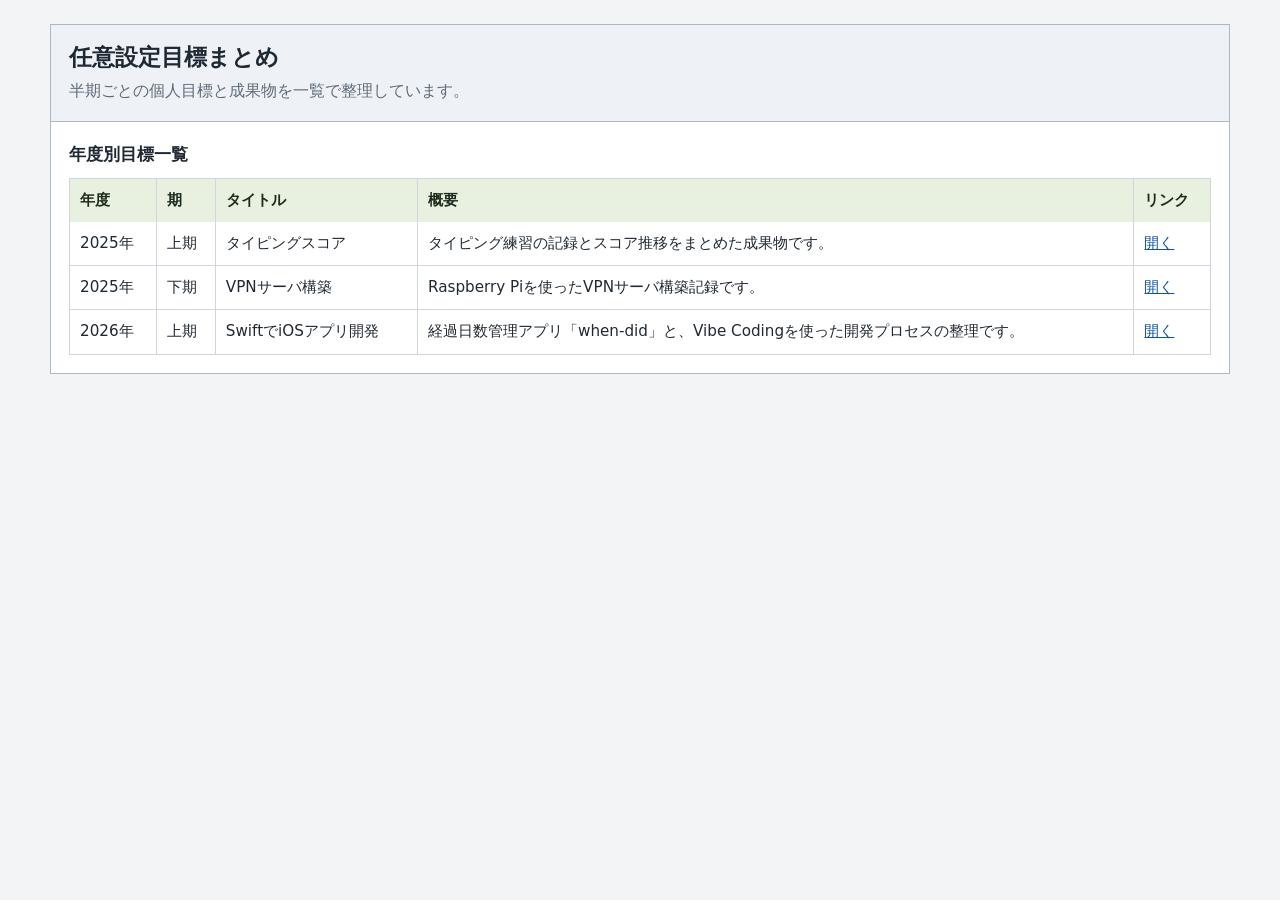
<file: index.html>
<!DOCTYPE html><html lang="ja"><head>
        <meta charset="UTF-8">
        <meta name="viewport" content="width=device-width, initial-scale=1.0">
        <title>加藤の任意設定目標まとめ</title>
        <link rel="stylesheet" href="./assets/style.css">
    </head>

    <body>
        <main class="page">
            <div class="sheet">
                <header class="sheet-header">
                    <h1>任意設定目標まとめ</h1>
                    <p>半期ごとの個人目標と成果物を一覧で整理しています。</p>
                </header>

                <section class="sheet-section" aria-labelledby="goal-list">
                    <h2 id="goal-list">年度別目標一覧</h2>
                    <div class="table-wrap">
                        <table class="sheet-table">
                            <thead>
                                <tr>
                                    <th>年度</th>
                                    <th>期</th>
                                    <th>タイトル</th>
                                    <th>概要</th>
                                    <th>リンク</th>
                                </tr>
                            </thead>
                            <tbody>
                                <tr>
                                    <td>2025年</td>
                                    <td>上期</td>
                                    <td>タイピングスコア</td>
                                    <td>タイピング練習の記録とスコア推移をまとめた成果物です。</td>
                                    <td class="link-cell">
                                        <a href="./2025-h1-typing/index.html" target="_blank" rel="noopener noreferrer">開く</a>
                                    </td>
                                </tr>
                                <tr>
                                    <td>2025年</td>
                                    <td>下期</td>
                                    <td>VPNサーバ構築</td>
                                    <td>Raspberry Piを使ったVPNサーバ構築記録です。</td>
                                    <td class="link-cell">
                                        <a href="./2025-h2-vpn/index.html" target="_blank" rel="noopener noreferrer">開く</a>
                                    </td>
                                </tr>
                                <tr>
                                    <td>2026年</td>
                                    <td>上期</td>
                                    <td>SwiftでiOSアプリ開発</td>
                                    <td>経過日数管理アプリ「when-did」と、Vibe Codingを使った開発プロセスの整理です。</td>
                                    <td class="link-cell">
                                        <a href="./2026-h1/index.html" target="_blank" rel="noopener noreferrer">開く</a>
                                    </td>
                                </tr>
                            </tbody>
                        </table>
                    </div>
                </section>
            </div>
        </main>
    

</body></html>
</file>
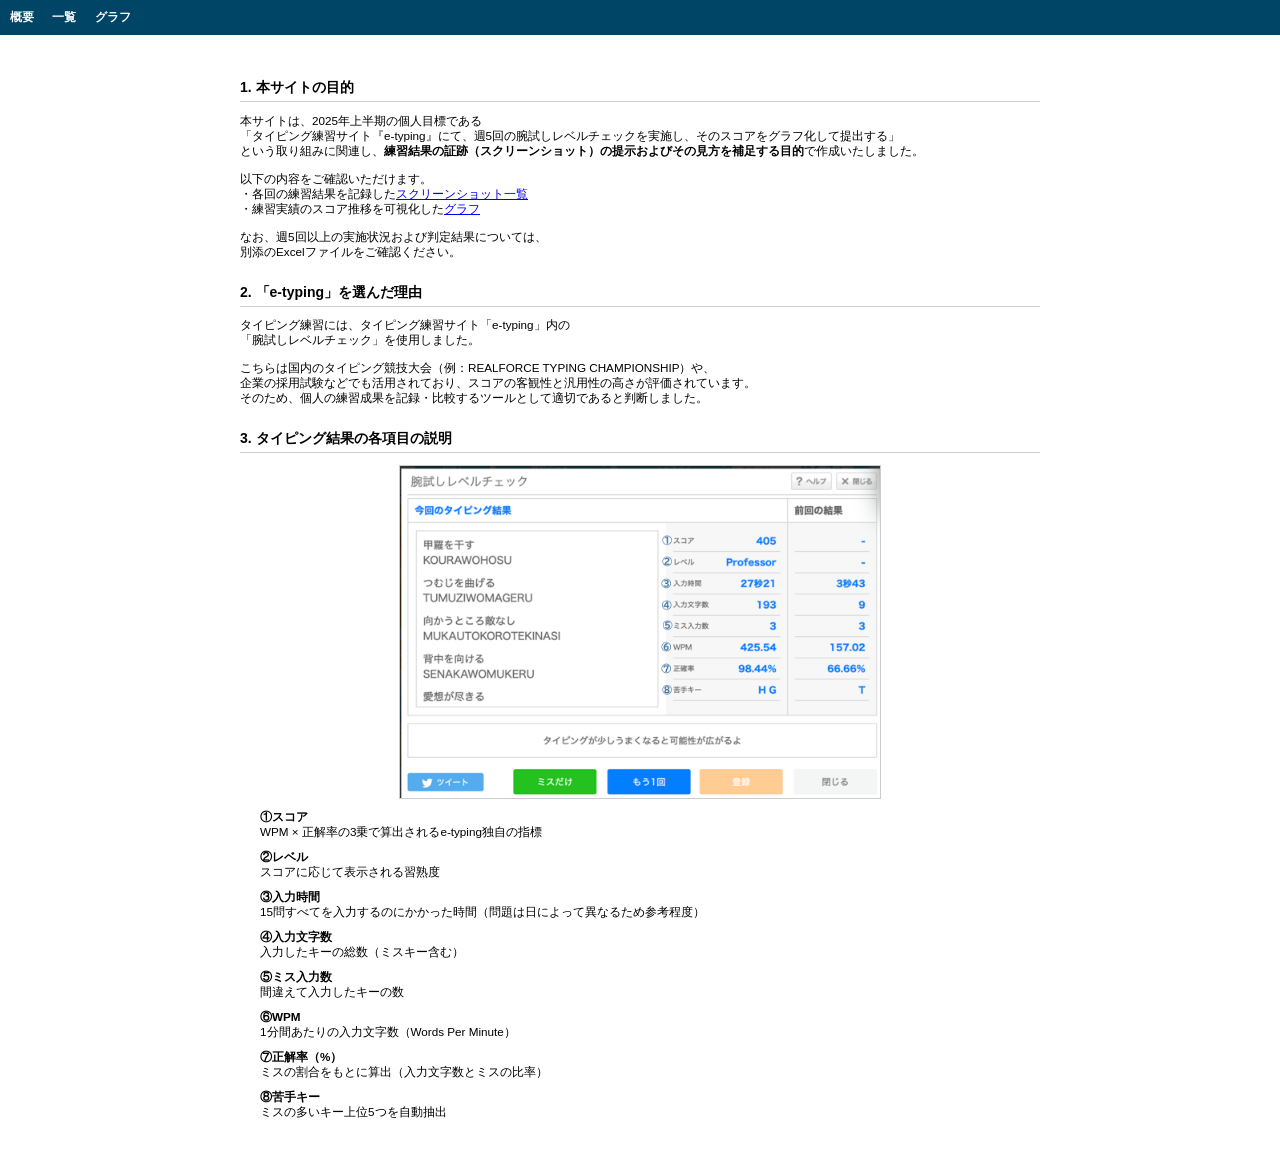
<file: 2025-h1-typing/index.html>
<!DOCTYPE html>
<html lang="ja">
<head>
  <meta charset="UTF-8">
  <title>概要</title>
  <style>
    body {
      font-family: sans-serif;
      margin: 0;
      padding: 0;
      font-size: 11.7px;
    }
    nav {
      background-color: #004466;
      padding: 10px;
      color: white;
    }
    nav a {
      color: white;
      text-decoration: none;
      margin-right: 15px;
      font-weight: bold;
      font-size: 11.7px;
    }
	.container {
	  padding: 20px;
	  max-width: 800px;        /* 最大幅を設定 */
	  margin: 0 auto;          /* 中央寄せ */
	}
    h2 {
      border-bottom: 1px solid #ccc;
      padding-bottom: 4px;
      margin-top: 24px;
      font-size: 14px;
    }
    p {
      margin: 8px 0 12px 0;
    }
    dl {
      margin-left: 20px;
    }
    dt {
      font-weight: bold;
      margin-top: 10px;
    }
    dd {
      margin-left: 0;
      margin-bottom: 8px;
    }
    img.sample {
      display: block;
      margin: 10px auto;
      width: 60%;
      border: 1px solid #ccc;
    }
  </style>
</head>
<body>

<nav>
  <a href="index.html">概要</a>
  <a href="data.html">一覧</a>
  <a href="graph.html">グラフ</a>

</nav>

<div class="container">
	<h2>1. 本サイトの目的</h2>
	<p>
	  本サイトは、2025年上半期の個人目標である<br>
	  「タイピング練習サイト『e-typing』にて、週5回の腕試しレベルチェックを実施し、そのスコアをグラフ化して提出する」<br>
	  という取り組みに関連し、<strong>練習結果の証跡（スクリーンショット）の提示およびその見方を補足する目的</strong>で作成いたしました。<br><br>

	  以下の内容をご確認いただけます。<br>
	  ・各回の練習結果を記録した<a href="data.html">スクリーンショット一覧</a><br>
	  ・練習実績のスコア推移を可視化した<a href="graph.html">グラフ</a><br><br>


	  なお、週5回以上の実施状況および判定結果については、<br>
	  別添のExcelファイルをご確認ください。
	</p>

	<h2>2. 「e-typing」を選んだ理由</h2>
	<p>
	  タイピング練習には、タイピング練習サイト「e-typing」内の<br>
	  「腕試しレベルチェック」を使用しました。<br><br>

	  こちらは国内のタイピング競技大会（例：REALFORCE TYPING CHAMPIONSHIP）や、<br>
	  企業の採用試験などでも活用されており、スコアの客観性と汎用性の高さが評価されています。<br>
	  そのため、個人の練習成果を記録・比較するツールとして適切であると判断しました。
	</p>


  <h2>3. タイピング結果の各項目の説明</h2>
  <img src="images/sample.png" alt="証跡画像の例" class="sample">
  <dl>
    <dt>①スコア</dt>
    <dd>WPM × 正解率の3乗で算出されるe-typing独自の指標</dd>
    <dt>②レベル</dt>
    <dd>スコアに応じて表示される習熟度</dd>
    <dt>③入力時間</dt>
    <dd>15問すべてを入力するのにかかった時間（問題は日によって異なるため参考程度）</dd>
    <dt>④入力文字数</dt>
    <dd>入力したキーの総数（ミスキー含む）</dd>
    <dt>⑤ミス入力数</dt>
    <dd>間違えて入力したキーの数</dd>
    <dt>⑥WPM</dt>
    <dd>1分間あたりの入力文字数（Words Per Minute）</dd>
    <dt>⑦正解率（%）</dt>
    <dd>ミスの割合をもとに算出（入力文字数とミスの比率）</dd>
    <dt>⑧苦手キー</dt>
    <dd>ミスの多いキー上位5つを自動抽出</dd>
  </dl>

</body>
</html>
</file>
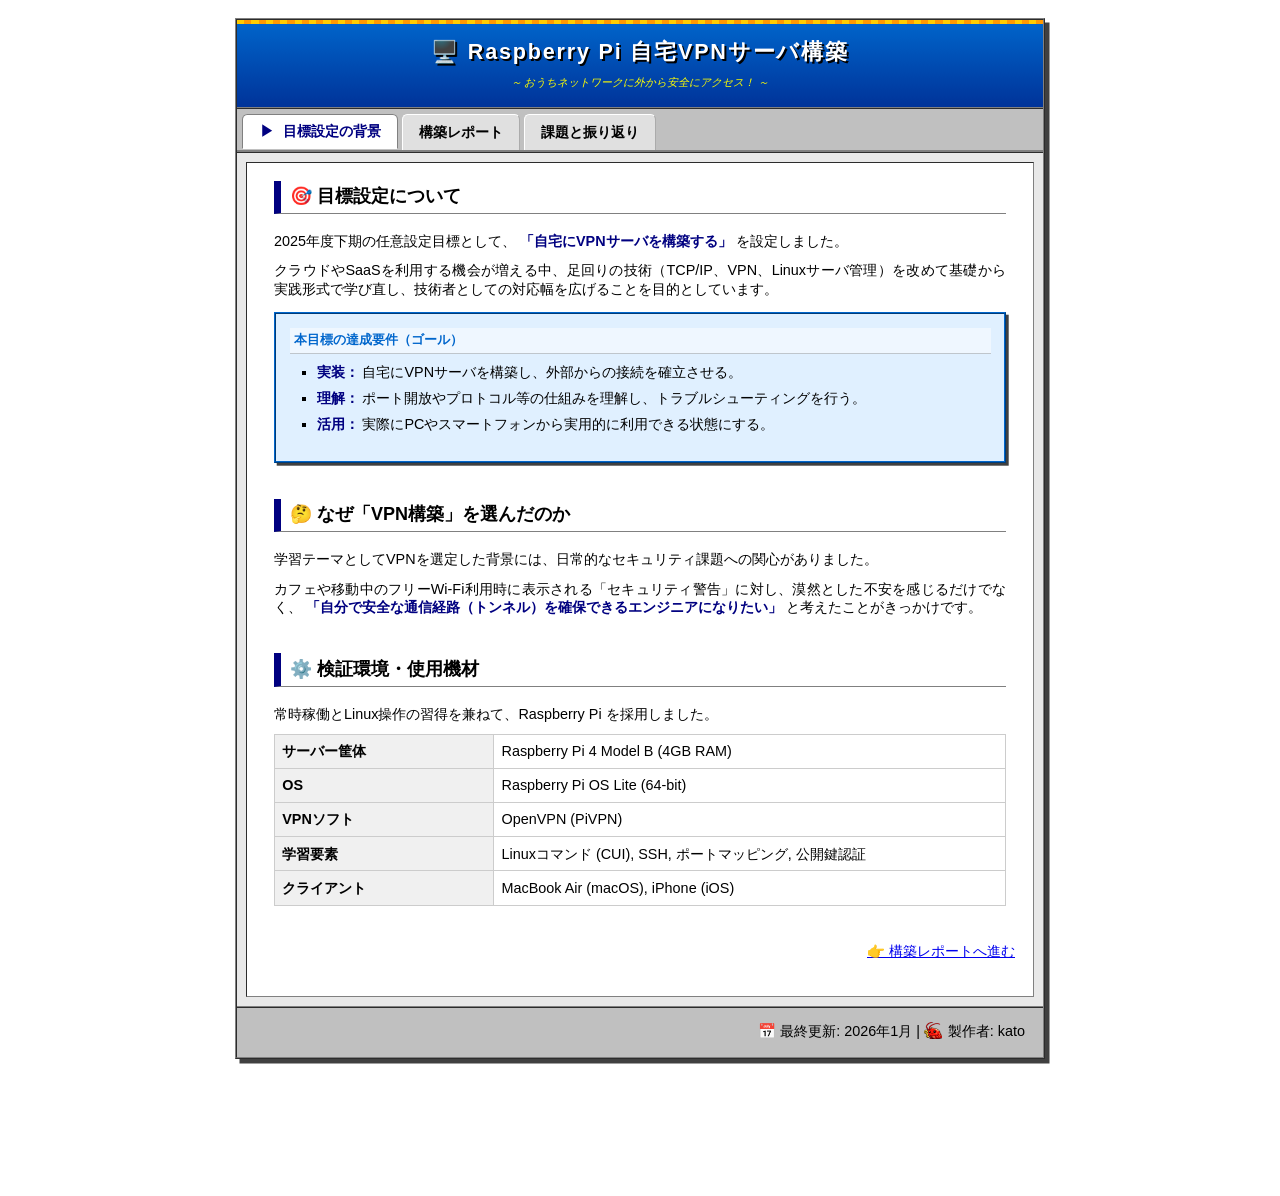
<file: 2025-h2-vpn/index.html>
<!DOCTYPE html>
<html lang="ja">
  <head>
    <meta charset="UTF-8" />
    <meta
      name="viewport"
      content="width=device-width, initial-scale=1.0" />
      <link rel="icon" href="images/favicon.png" type="image/png" />
    <title>目標設定の背景 | Raspberry Pi 自宅VPNサーバ構築</title>
    <link
      rel="stylesheet"
      href="css/style.css" />
    <style>
      /* テーブル用の簡易スタイル */
      .spec-table {
        width: 100%;
        border-collapse: collapse;
        margin-top: 10px;
      }
      .spec-table th,
      .spec-table td {
        border: 1px solid #ccc;
        padding: 8px;
        text-align: left;
      }
      .spec-table th {
        background-color: #f0f0f0;
        width: 30%;
      }
    </style>
  </head>

  <body>
    <div class="container">
      <div class="sticky-wrapper">
        <div class="header">
          <h1>🖥️ Raspberry Pi 自宅VPNサーバ構築</h1>
          <div class="subtitle">～ おうちネットワークに外から安全にアクセス！ ～</div>
        </div>

        <div class="nav-menu">
          <a
            href="index.html"
            class="nav-item active">
            目標設定の背景
          </a>
          <a
            href="report.html"
            class="nav-item">
            構築レポート
          </a>
          <a
            href="reflection.html"
            class="nav-item">
            課題と振り返り
          </a>
        </div>
      </div>

      <div class="content">
        <div class="section">
          <h2>🎯 目標設定について</h2>
          <p>
            2025年度下期の任意設定目標として、
            <strong>「自宅にVPNサーバを構築する」</strong>
            を設定しました。
          </p>
          <p>クラウドやSaaSを利用する機会が増える中、足回りの技術（TCP/IP、VPN、Linuxサーバ管理）を改めて基礎から実践形式で学び直し、技術者としての対応幅を広げることを目的としています。</p>
          <div class="alert-box info">
            <span class="alert-title">本目標の達成要件（ゴール）</span>
            <ul>
              <li>
                <strong>実装：</strong>
                自宅にVPNサーバを構築し、外部からの接続を確立させる。
              </li>
              <li>
                <strong>理解：</strong>
                ポート開放やプロトコル等の仕組みを理解し、トラブルシューティングを行う。
              </li>
              <li>
                <strong>活用：</strong>
                実際にPCやスマートフォンから実用的に利用できる状態にする。
              </li>
            </ul>
          </div>
        </div>

        <div class="section">
          <h2>🤔 なぜ「VPN構築」を選んだのか</h2>
          <p>学習テーマとしてVPNを選定した背景には、日常的なセキュリティ課題への関心がありました。</p>
          <p>
            カフェや移動中のフリーWi-Fi利用時に表示される「セキュリティ警告」に対し、漠然とした不安を感じるだけでなく、
            <strong>「自分で安全な通信経路（トンネル）を確保できるエンジニアになりたい」</strong>
            と考えたことがきっかけです。
          </p>
        </div>

        <div class="section">
          <h2>⚙️ 検証環境・使用機材</h2>
          <p>常時稼働とLinux操作の習得を兼ねて、Raspberry Pi を採用しました。</p>
          <table class="spec-table">
            <tr>
              <th>サーバー筐体</th>
              <td>Raspberry Pi 4 Model B (4GB RAM)</td>
            </tr>
            <tr>
              <th>OS</th>
              <td>Raspberry Pi OS Lite (64-bit)</td>
            </tr>
            <tr>
              <th>VPNソフト</th>
              <td>OpenVPN (PiVPN)</td>
            </tr>
            <tr>
              <th>学習要素</th>
              <td>Linuxコマンド (CUI), SSH, ポートマッピング, 公開鍵認証</td>
            </tr>
            <tr>
              <th>クライアント</th>
              <td>MacBook Air (macOS), iPhone (iOS)</td>
            </tr>
          </table>
        </div>

        <div class="nav-next">
          <a
            href="report.html"
            class="link-btn">
            👉 構築レポートへ進む
          </a>
        </div>
      </div>

      <div class="footer">
        <p>
          📅 最終更新: 2026年1月 | 
          <img src="images/favicon.png" alt="icon" style="width: 20px; vertical-align: middle; margin-bottom: 4px; margin-right: 2px;"> 
          製作者: kato
        </p>
      </div>
    </div>
  </body>
</html>
</file>
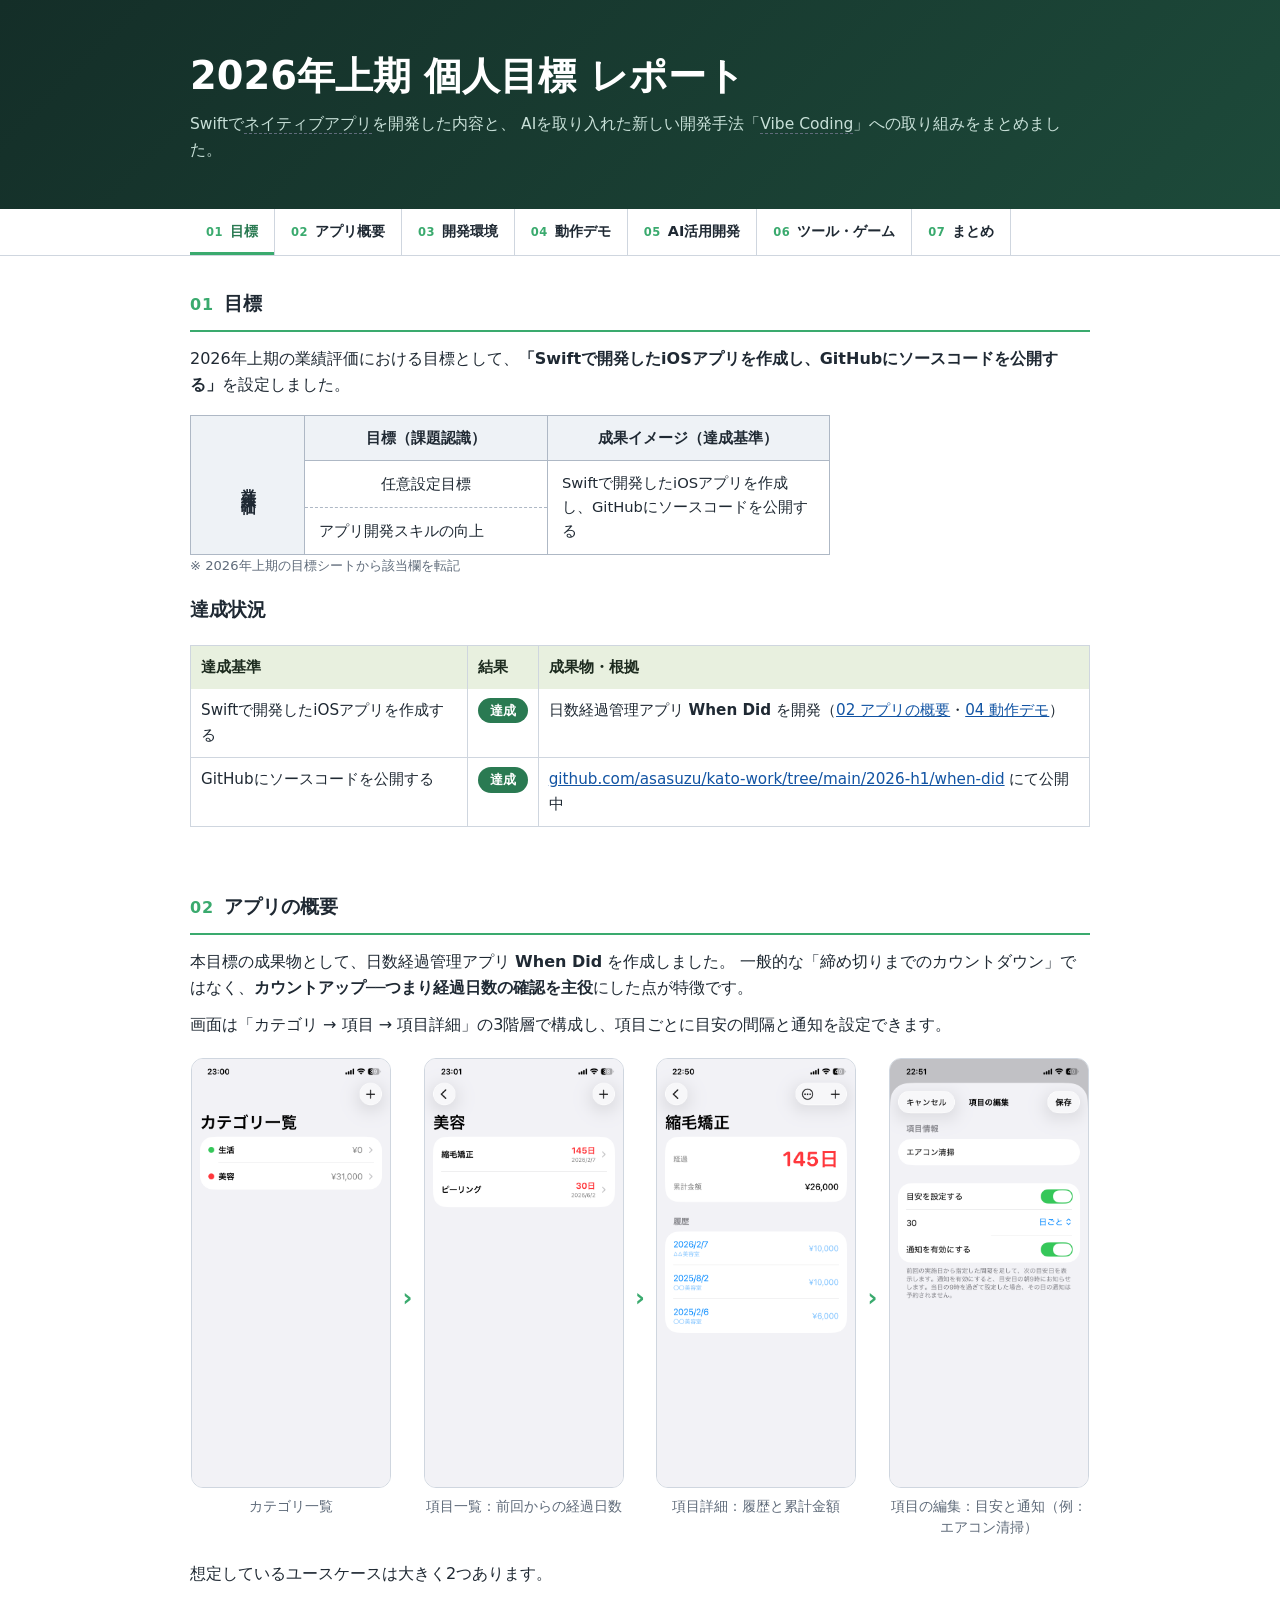
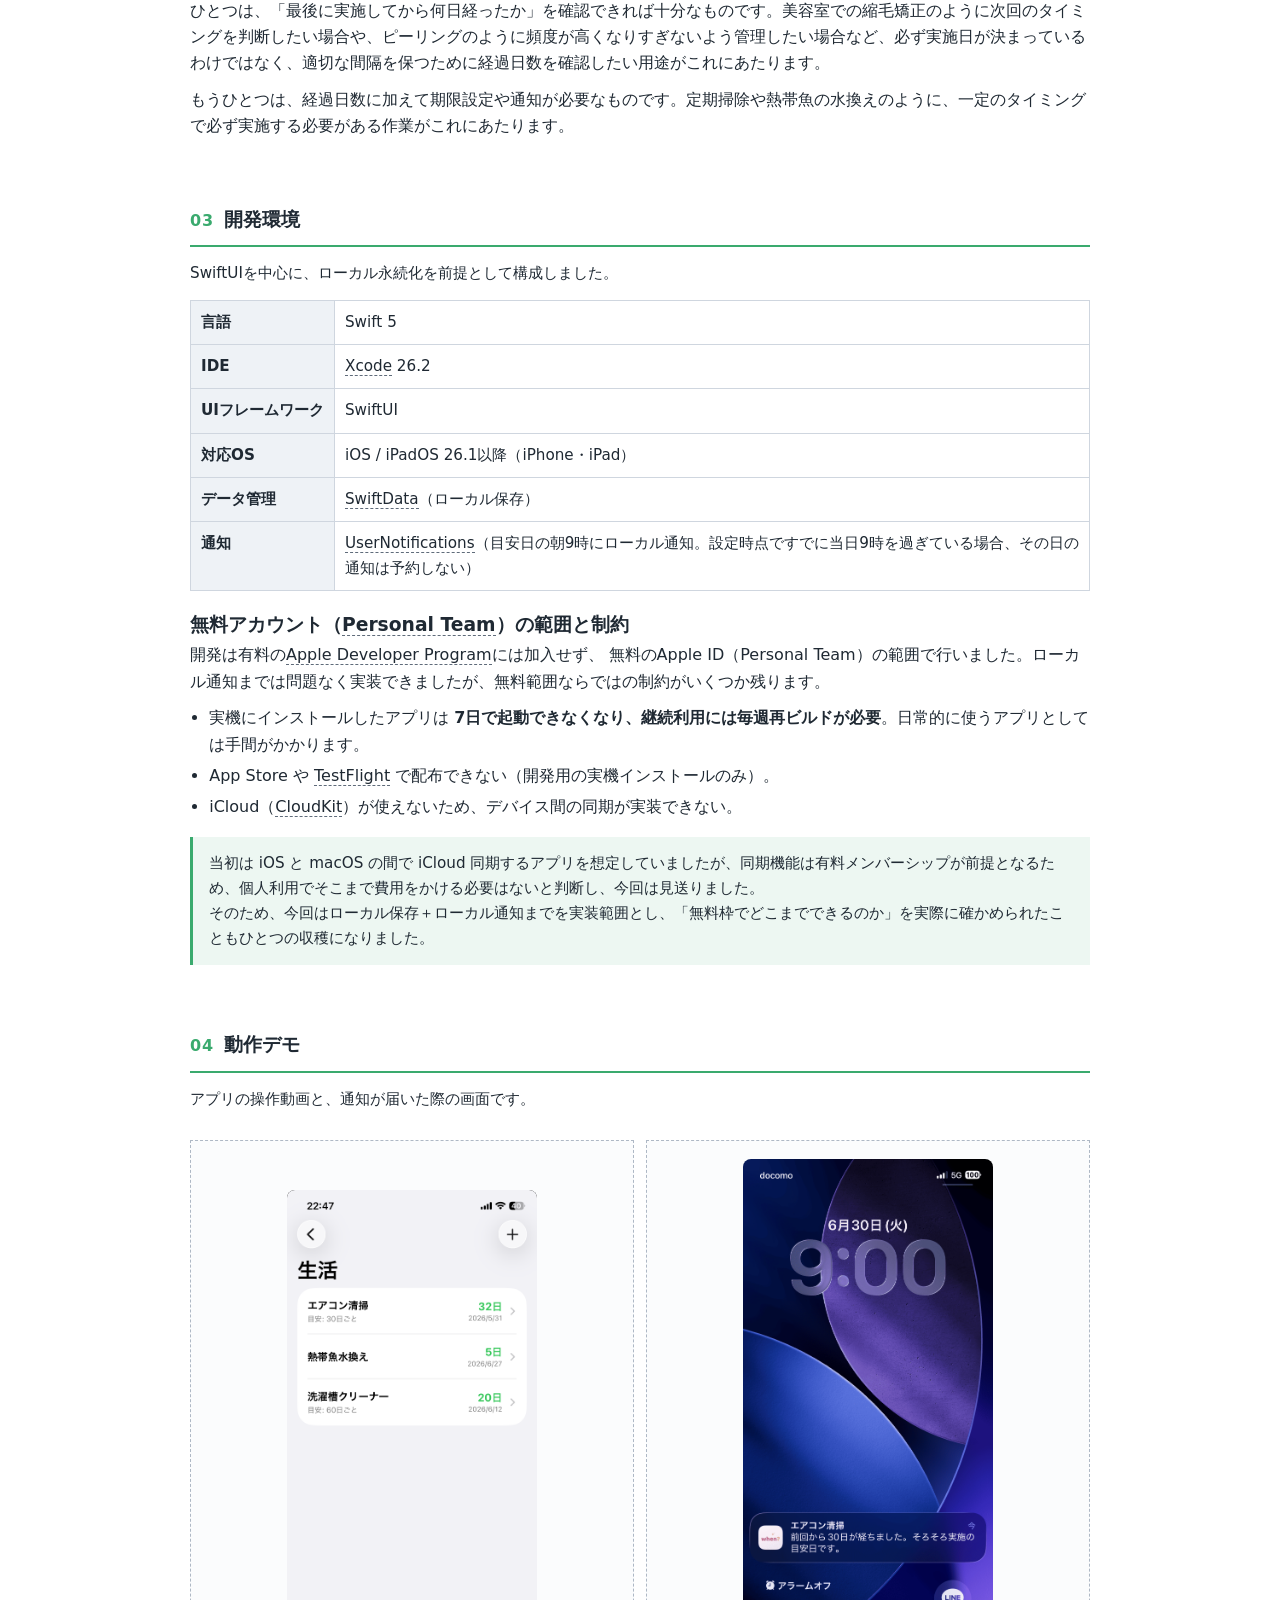
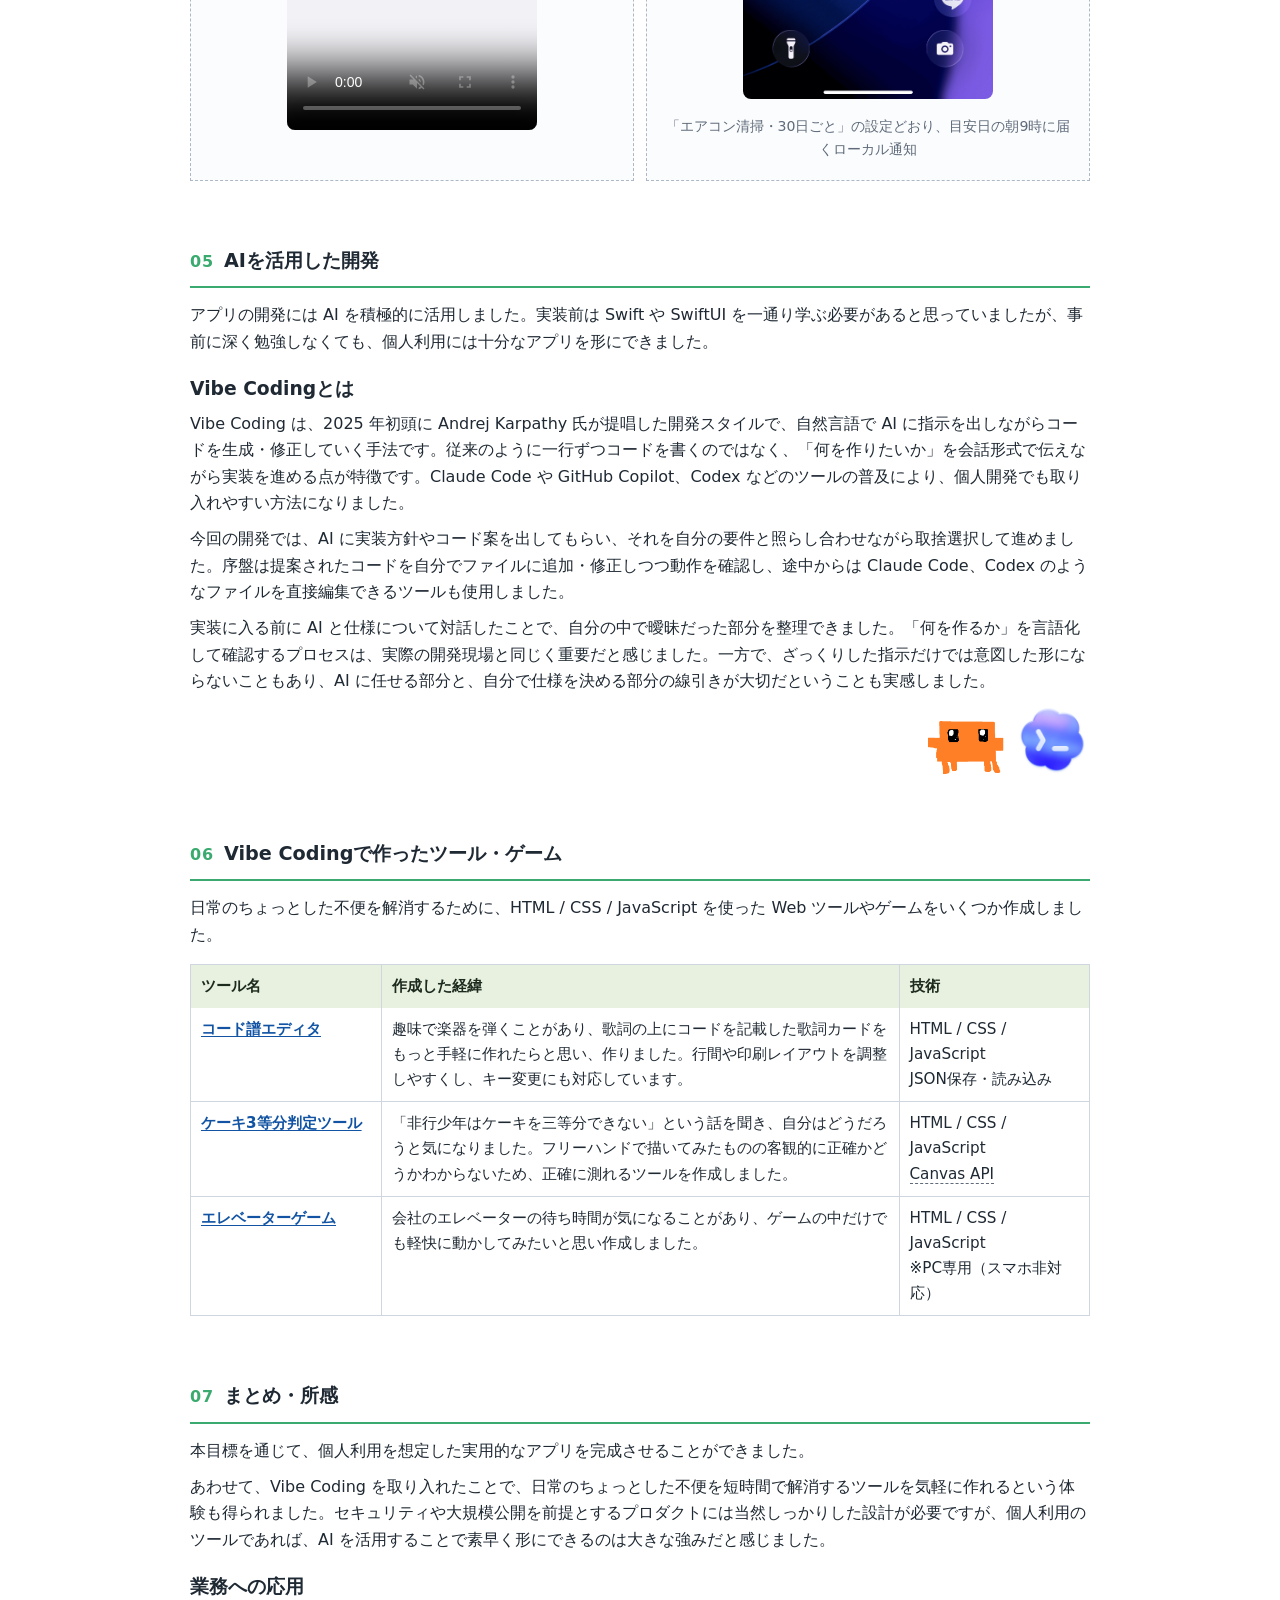
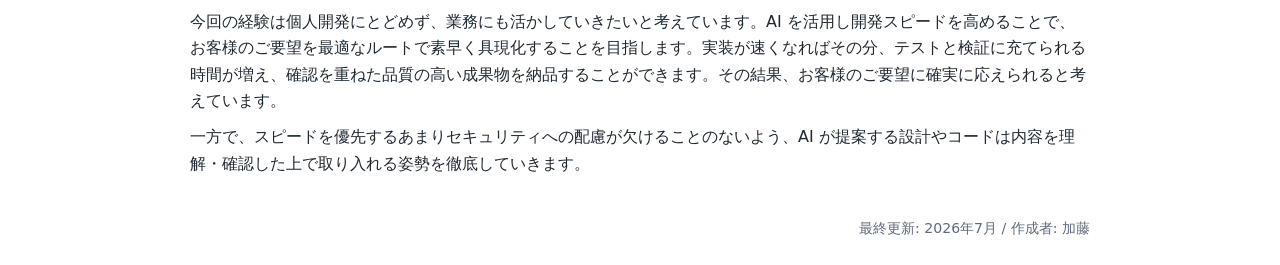
<file: 2026-h1/index.html>
<!DOCTYPE html>
<html lang="ja">

    <head>
        <meta charset="UTF-8">
        <meta name="viewport" content="width=device-width, initial-scale=1.0">
        <title>2026年上期 個人目標 レポート | Swiftアプリ開発とVibe Coding</title>
        <link rel="icon" type="image/png" href="./favicon.png">
        <link rel="stylesheet" href="../assets/style.css">
        <style>
            :root {
                --accent: #3aaa6e;
                --accent-soft: #edf7f2;
                --accent-strong: #2a7a52;
                --ink: #1f2933;
                --focus-ring: rgba(42, 122, 82, 0.28);
                /* 中央1080pxの段組みに揃えるための左右余白 */
                --gutter: max(32px, (100% - 900px) / 2);
            }

            /* 共有CSSの「グレー背景＋枠付きシート」を全幅レイアウトに上書き */
            body {
                background: #ffffff;
            }

            .page {
                width: 100%;
                padding: 0;
            }

            .report {
                border: 0;
                overflow-wrap: anywhere;
            }

            /* ヘッダー */
            .report-hero {
                padding: 52px var(--gutter) 46px;
                background: linear-gradient(135deg, #142e28, #1d4a3a);
                color: #f0f7f4;
            }

            .report-hero h1 {
                margin: 0;
                font-size: clamp(1.5rem, 3.5vw, 2.4rem);
                line-height: 1.25;
                color: #ffffff;
            }

            .report-hero .lead {
                margin: 12px 0 0;
                color: #c8e0d8;
                font-size: 0.97rem;
            }

            /* ナビゲーション（スクロールしても画面上部に固定） */
            html {
                scroll-behavior: auto;
            }

            .report-nav {
                position: sticky;
                top: 0;
                z-index: 120;
                display: flex;
                flex-wrap: nowrap;
                overflow-x: auto;
                scrollbar-width: none;
                padding: 0 var(--gutter);
                border-bottom: 1px solid var(--grid);
                background: #ffffff;
                transition: box-shadow 0.15s;
            }

            .report-nav::-webkit-scrollbar {
                display: none;
            }

            .report-nav.is-stuck {
                box-shadow: 0 2px 10px rgba(0, 0, 0, 0.12);
            }

            .report-nav a {
                position: relative;
                display: inline-flex;
                align-items: center;
                gap: 7px;
                min-height: 46px;
                padding: 0 16px;
                border-right: 1px solid var(--grid);
                color: var(--ink);
                text-decoration: none;
                font-size: 0.9rem;
                font-weight: 600;
                white-space: nowrap;
            }

            .report-nav a .nav-num {
                font-size: 0.72rem;
                font-weight: 800;
                letter-spacing: 0.04em;
                color: var(--accent);
            }

            .report-nav a::after {
                content: '';
                position: absolute;
                left: 0;
                right: 0;
                bottom: 0;
                height: 3px;
                background: transparent;
                transition: background 0.15s;
            }

            .report-nav a:hover {
                background: var(--accent-soft);
            }

            .report-nav a.is-active {
                color: var(--accent-strong);
            }

            .report-nav a.is-active::after {
                background: var(--accent);
            }

            /* 固定ナビにアンカーが隠れないようにする */
            .sheet-section {
                scroll-margin-top: 47px;
            }

            /* セクション共通（仕切り線は引かず、余白で区切る） */
            .sheet-section {
                padding: 32px var(--gutter);
                border-bottom: 0;
            }

            .section-heading {
                display: flex;
                align-items: baseline;
                gap: 10px;
                margin-bottom: 14px;
                padding-bottom: 10px;
                border-bottom: 2px solid var(--accent);
            }

            .section-number {
                font-size: 1rem;
                font-weight: 800;
                letter-spacing: 0.05em;
                color: var(--accent);
            }

            .section-heading h2 {
                margin: 0;
                font-size: 1.2rem;
                color: var(--ink);
            }

            .section-sub {
                margin: -6px 0 16px;
                color: var(--ink);
                font-size: 0.95rem;
                max-width: 920px;
            }

            .sheet-section>p {
                max-width: 100%;
            }

            /* 「カウントアップ──」のダッシュが行頭に落ちないようにする */
            .nowrap {
                white-space: nowrap;
            }

            #vibe-coding h3 {
                margin-bottom: 6px;
            }

            #environment h3 {
                margin-bottom: 2px;
            }

            #summary h3 {
                margin-bottom: 6px;
            }

            /* 目標シート（HTML/CSSで再現） */
            .goal-sheet {
                margin-top: 16px;
                max-width: 640px;
            }

            .goal-sheet table {
                width: 100%;
                border-collapse: collapse;
                background: #ffffff;
                font-size: 0.92rem;
            }

            .goal-sheet th,
            .goal-sheet td {
                padding: 10px 14px;
                border: 1px solid var(--grid-dark);
                vertical-align: middle;
                text-align: left;
            }

            .goal-sheet .gs-side {
                width: 2.6em;
                padding: 10px 8px;
                background: var(--subhead-bg);
                text-align: center;
                writing-mode: vertical-rl;
                text-orientation: upright;
                letter-spacing: 0.25em;
                font-weight: 700;
            }

            .goal-sheet .gs-head {
                background: var(--subhead-bg);
                text-align: center;
                font-weight: 700;
            }

            .goal-sheet .gs-subhead {
                width: 38%;
                border-bottom: 1px dashed var(--grid-dark);
                text-align: center;
            }

            .goal-sheet .gs-theme {
                border-top: 1px dashed var(--grid-dark);
            }

            .gs-note {
                margin: 6px 0 0;
                color: var(--muted);
                font-size: 0.82rem;
            }

            /* 達成状況 */
            .achieve-table {
                margin-top: 14px;
            }

            .achieve-table .sheet-table {
                min-width: 640px;
            }

            .achieve-table .sheet-table td:nth-child(2) {
                white-space: nowrap;
            }

            .status-badge {
                display: inline-block;
                padding: 2px 12px;
                border-radius: 999px;
                background: var(--accent-strong);
                color: #ffffff;
                font-size: 0.82rem;
                font-weight: 700;
                white-space: nowrap;
            }

            /* アプリ特徴 */
            .feature-row {
                display: grid;
                grid-template-columns: repeat(3, minmax(0, 1fr));
                gap: 0 34px;
                margin-top: 22px;
                padding-top: 22px;
                border-top: 1px solid var(--grid);
            }

            .feature-item {
                padding: 0;
                border: 0;
            }

            .feature-item .label {
                display: block;
                margin-bottom: 7px;
                color: var(--ink);
                font-size: 0.95rem;
                font-weight: 700;
                letter-spacing: 0;
                text-transform: none;
            }

            .feature-item strong {
                display: block;
                margin-bottom: 4px;
                color: var(--ink);
                font-size: 0.98rem;
            }

            .feature-item p {
                margin: 0;
                color: var(--muted);
                font-size: 0.92rem;
                line-height: 1.75;
            }

            /* アプリ画面スクリーンショット（画面遷移フロー） */
            .screen-flow {
                display: grid;
                grid-template-columns: 1fr auto 1fr auto 1fr auto 1fr;
                align-items: start;
                gap: 10px;
                margin: 20px 0 24px;
            }

            .screen-flow figure {
                margin: 0;
                min-width: 0;
                text-align: center;
            }

            .screen-flow img {
                display: block;
                width: 100%;
                max-width: 200px;
                margin: 0 auto;
                border: 1px solid var(--grid);
                border-radius: 12px;
            }

            .screen-flow figcaption {
                margin-top: 8px;
                color: var(--muted);
                font-size: 0.85rem;
                line-height: 1.5;
            }

            .flow-arrow {
                align-self: center;
                color: var(--accent);
                font-size: 1.5rem;
                font-weight: 700;
                line-height: 1;
                user-select: none;
            }

            /* 開発環境テーブル */
            .env-table {
                margin-top: 14px;
            }

            .env-table .sheet-table {
                min-width: 680px;
            }

            /* 動作デモ */
            .demo-panel {
                display: grid;
                grid-template-columns: 1fr 1fr;
                gap: 12px;
                margin-top: 16px;
            }

            .demo-slot {
                display: flex;
                align-items: center;
                justify-content: center;
            }

            .demo-video {
                max-width: 100%;
                max-height: 540px;
                border-radius: 8px;
                background: #000;
            }

            /* リスト */
            .feature-list {
                margin: 10px 0 0;
                padding-left: 1.2em;
            }

            .feature-list li+li {
                margin-top: 5px;
            }

            /* コールアウト */
            .callout {
                margin-top: 14px;
                padding: 14px 16px;
                border-left: 3px solid var(--accent);
                background: var(--accent-soft);
            }

            .callout p {
                margin: 0;
                font-size: 0.95rem;
            }

            /* Vibe Codingの学び */
            .learning-grid {
                display: grid;
                grid-template-columns: repeat(2, minmax(0, 1fr));
                gap: 28px;
                margin-top: 16px;
            }

            .learning-card {
                padding: 0;
                border: 0;
                background: transparent;
            }

            .learning-card h3 {
                margin: 0 0 8px;
                font-size: 1rem;
                color: var(--ink);
            }

            .learning-card p {
                margin: 0;
                color: var(--muted);
                font-size: 0.92rem;
            }

            .note-box {
                margin-top: 18px;
                padding: 0;
                border: 0;
                background: transparent;
            }

            .ai-illustrations {
                display: flex;
                align-items: flex-end;
                justify-content: flex-end;
                gap: 10px;
                margin-top: 8px;
            }

            .ai-illustration {
                margin: 0;
            }

            .ai-illustration img {
                display: block;
                width: clamp(54px, 7vw, 76px);
                height: auto;
            }

            /* Vibe Codingツール一覧 */
            .tools-table {
                margin-top: 16px;
            }

            .tools-table .sheet-table {
                min-width: 760px;
            }

            .tools-table th,
            .tools-table td {
                border-left: 1px solid var(--grid);
                vertical-align: top;
            }

            .tools-table th:first-child,
            .tools-table td:first-child {
                border-left: 0;
                white-space: nowrap;
                width: 190px;
            }

            .tools-table th:last-child,
            .tools-table td:last-child {
                width: 190px;
            }

            .tool-name-link {
                color: var(--link);
                font-weight: 700;
                text-decoration: underline;
                text-underline-offset: 2px;
            }

            .report a:focus-visible,
            .term:focus-visible {
                outline: 3px solid var(--focus-ring);
                outline-offset: 3px;
            }

            /* フッター */
            .final-note {
                padding: 8px var(--gutter) 28px;
                color: var(--muted);
                background: #ffffff;
                font-size: 0.88rem;
                text-align: right;
            }

            .final-note p {
                margin: 0;
            }

            /* ツールチップ */
            .term {
                border-bottom: 1px dashed var(--muted);
                cursor: help;
                position: relative;
            }

            .term-tooltip {
                position: fixed;
                width: min(260px, calc(100vw - 24px));
                padding: 10px 12px;
                border: 1px solid var(--grid-dark);
                background: #ffffff;
                color: var(--ink);
                font-size: 0.82rem;
                font-weight: 400;
                line-height: 1.55;
                letter-spacing: 0;
                pointer-events: none;
                opacity: 0;
                visibility: hidden;
                transition: opacity 0.12s, visibility 0.12s;
                z-index: 1000;
                box-shadow: 0 2px 10px rgba(0, 0, 0, 0.1);
                white-space: normal;
                text-align: left;
            }

            .term-tooltip.is-visible {
                opacity: 1;
                visibility: visible;
            }

            .term-tooltip::before {
                content: '';
                position: absolute;
                left: var(--tip-arrow-left, 50%);
                transform: translateX(-50%);
                border: 5px solid transparent;
                bottom: -10px;
                border-top-color: var(--grid-dark);
            }

            .term-tooltip.is-below::before {
                top: -10px;
                bottom: auto;
                border-top-color: transparent;
                border-bottom-color: var(--grid-dark);
            }

            /* レスポンシブ */
            @media (max-width: 920px) {

                .feature-row,
                .learning-grid,
                .demo-panel {
                    grid-template-columns: 1fr;
                }

                .screen-flow {
                    grid-template-columns: 1fr;
                    justify-items: center;
                    gap: 6px;
                }

                .flow-arrow {
                    align-self: auto;
                    transform: rotate(90deg);
                    padding: 8px 0;
                }

                .feature-row {
                    gap: 16px 0;
                }

                .feature-item+.feature-item {
                    padding-top: 16px;
                }
            }

            @media (max-width: 640px) {
                .page {
                    width: 100%;
                }

                .report-hero,
                .sheet-section,
                .final-note {
                    padding-left: 16px;
                    padding-right: 16px;
                }

                .sheet-section {
                    padding-top: 40px;
                    padding-bottom: 40px;
                }

                .report-nav {
                    padding-left: 16px;
                    padding-right: 16px;
                }

                .report-nav a {
                    padding: 0 12px;
                }

                .table-wrap {
                    max-width: 100%;
                    overflow-x: auto;
                }

                .env-table .sheet-table {
                    min-width: 0;
                }

                .tools-table .sheet-table {
                    min-width: 620px;
                }

                .report-hero h1 {
                    font-size: 1.4rem;
                }
            }

            @media (prefers-reduced-motion: reduce) {

                *,
                *::before,
                *::after {
                    scroll-behavior: auto !important;
                    transition-duration: 0.01ms !important;
                    animation-duration: 0.01ms !important;
                    animation-iteration-count: 1 !important;
                }
            }
        </style>
    </head>

    <body>
        <main class="page">
            <article class="sheet report">

                <header class="report-hero">
                    <h1>2026年上期 個人目標 レポート</h1>
                    <p class="lead">
                        Swiftで<span class="term"
                            data-tip="iOSやMacなど、各プラットフォーム向けに専用開発されたアプリ。ブラウザを経由せず端末の機能を直接使えるため、動作が速く通知なども活用しやすい。">ネイティブアプリ</span>を開発した内容と、
                        AIを取り入れた新しい開発手法「<span class="term"
                            data-tip="AIに自然言語で指示を出しながらコードを生成・修正していく開発スタイル。2025年以降、個人開発でも広く使われるようになった。">Vibe
                            Coding</span>」への取り組みをまとめました。
                    </p>
                </header>

                <nav class="report-nav" aria-label="ページ内ナビゲーション">
                    <a href="#goal"><span class="nav-num">01</span>目標</a>
                    <a href="#app"><span class="nav-num">02</span>アプリ概要</a>
                    <a href="#environment"><span class="nav-num">03</span>開発環境</a>
                    <a href="#demo"><span class="nav-num">04</span>動作デモ</a>
                    <a href="#vibe-coding"><span class="nav-num">05</span>AI活用開発</a>
                    <a href="#tools"><span class="nav-num">06</span>ツール・ゲーム</a>
                    <a href="#summary"><span class="nav-num">07</span>まとめ</a>
                </nav>

                <section id="goal" class="sheet-section">
                    <div class="section-heading">
                        <span class="section-number">01</span>
                        <h2>目標</h2>
                    </div>
                    <p>2026年上期の業績評価における目標として、<strong>「Swiftで開発したiOSアプリを作成し、GitHubにソースコードを公開する」</strong>を設定しました。</p>
                    <div class="goal-sheet">
                        <table>
                            <tbody>
                                <tr>
                                    <th class="gs-side" rowspan="3" scope="rowgroup">業績評価</th>
                                    <th class="gs-head" scope="col">目標（課題認識）</th>
                                    <th class="gs-head" scope="col">成果イメージ（達成基準）</th>
                                </tr>
                                <tr>
                                    <td class="gs-subhead">任意設定目標</td>
                                    <td rowspan="2">Swiftで開発したiOSアプリを作成し、GitHubにソースコードを公開する</td>
                                </tr>
                                <tr>
                                    <td class="gs-theme">アプリ開発スキルの向上</td>
                                </tr>
                            </tbody>
                        </table>
                        <p class="gs-note">※ 2026年上期の目標シートから該当欄を転記</p>
                    </div>

                    <h3>達成状況</h3>
                    <div class="table-wrap achieve-table">
                        <table class="sheet-table">
                            <thead>
                                <tr>
                                    <th>達成基準</th>
                                    <th>結果</th>
                                    <th>成果物・根拠</th>
                                </tr>
                            </thead>
                            <tbody>
                                <tr>
                                    <td>Swiftで開発したiOSアプリを作成する</td>
                                    <td><span class="status-badge">達成</span></td>
                                    <td>日数経過管理アプリ <strong>When Did</strong> を開発（<a href="#app">02
                                            アプリの概要</a>・<a href="#demo">04 動作デモ</a>）</td>
                                </tr>
                                <tr>
                                    <td>GitHubにソースコードを公開する</td>
                                    <td><span class="status-badge">達成</span></td>
                                    <td><a href="https://github.com/asasuzu/kato-work/tree/main/2026-h1/when-did"
                                            target="_blank"
                                            rel="noopener">github.com/asasuzu/kato-work/tree/main/2026-h1/when-did</a>
                                        にて公開中</td>
                                </tr>
                            </tbody>
                        </table>
                    </div>
                </section>

                <section id="app" class="sheet-section">
                    <div class="section-heading">
                        <span class="section-number">02</span>
                        <h2>アプリの概要</h2>
                    </div>
                    <p>
                        本目標の成果物として、日数経過管理アプリ <strong>When Did</strong> を作成しました。
                        一般的な「締め切りまでのカウントダウン」ではなく、<strong><span
                                class="nowrap">カウントアップ──</span>つまり経過日数の確認を主役</strong>にした点が特徴です。
                    </p>
                    <p>
                        画面は「カテゴリ → 項目 → 項目詳細」の3階層で構成し、項目ごとに目安の間隔と通知を設定できます。
                    </p>
                    <div class="screen-flow" aria-label="アプリの画面遷移">
                        <figure>
                            <img src="./when-did/categories-screenshot.png"
                                alt="カテゴリ一覧画面のスクリーンショット。生活と美容のカテゴリが登録され、カテゴリごとの累計金額が表示されている"
                                loading="lazy">
                            <figcaption>カテゴリ一覧</figcaption>
                        </figure>
                        <span class="flow-arrow" aria-hidden="true">›</span>
                        <figure>
                            <img src="./when-did/items-screenshot.png"
                                alt="美容カテゴリの項目一覧のスクリーンショット。項目ごとに前回からの経過日数が表示されている"
                                loading="lazy">
                            <figcaption>項目一覧：前回からの経過日数</figcaption>
                        </figure>
                        <span class="flow-arrow" aria-hidden="true">›</span>
                        <figure>
                            <img src="./when-did/detail-screenshot.png"
                                alt="項目詳細画面のスクリーンショット。経過145日、累計金額、実施履歴が表示されている"
                                loading="lazy">
                            <figcaption>項目詳細：履歴と累計金額</figcaption>
                        </figure>
                        <span class="flow-arrow" aria-hidden="true">›</span>
                        <figure>
                            <img src="./when-did/settings-screenshot.png"
                                alt="項目の編集画面のスクリーンショット。目安の間隔と通知の有効化を設定できる"
                                loading="lazy">
                            <figcaption>項目の編集：目安と通知（例：エアコン清掃）</figcaption>
                        </figure>
                    </div>
                    <p>
                        想定しているユースケースは大きく2つあります。
                    </p>
                    <p>
                        ひとつは、「最後に実施してから何日経ったか」を確認できれば十分なものです。美容室での縮毛矯正のように次回のタイミングを判断したい場合や、ピーリングのように頻度が高くなりすぎないよう管理したい場合など、必ず実施日が決まっているわけではなく、適切な間隔を保つために経過日数を確認したい用途がこれにあたります。
                    </p>
                    <p>
                        もうひとつは、経過日数に加えて期限設定や通知が必要なものです。定期掃除や熱帯魚の水換えのように、一定のタイミングで必ず実施する必要がある作業がこれにあたります。
                    </p>
                </section>

                <section id="environment" class="sheet-section">
                    <div class="section-heading">
                        <span class="section-number">03</span>
                        <h2>開発環境</h2>
                    </div>
                    <p class="section-sub">SwiftUIを中心に、ローカル永続化を前提として構成しました。
                    </p>

                    <div class="table-wrap env-table">
                        <table class="sheet-table">
                            <tbody>
                                <tr>
                                    <th>言語</th>
                                    <td>Swift 5</td>
                                </tr>
                                <tr>
                                    <th>IDE</th>
                                    <td><span class="term"
                                            data-tip="Appleプラットフォーム向けアプリの開発・テスト・配布に使うAppleの開発環境。シミュレータやデバッグ機能も含まれる。">Xcode</span>
                                        26.2</td>
                                </tr>
                                <tr>
                                    <th>UIフレームワーク</th>
                                    <td>SwiftUI
                                    </td>
                                </tr>
                                <tr>
                                    <th>対応OS</th>
                                    <td>iOS / iPadOS 26.1以降（iPhone・iPad）</td>
                                </tr>
                                <tr>
                                    <th>データ管理</th>
                                    <td>
                                        <span class="term"
                                            data-tip="Appleが提供するデータ永続化フレームワーク。アプリのデータをデバイス内に保存する仕組み。SwiftUIとの親和性が高い。">SwiftData</span>（ローカル保存）
                                    </td>
                                </tr>
                                <tr>
                                    <th>通知</th>
                                    <td>
                                        <span class="term"
                                            data-tip="Appleの通知フレームワーク。サーバーを介さず、アプリが端末内で予約した日時に通知を表示できる（ローカル通知）。">UserNotifications</span>（目安日の朝9時にローカル通知。設定時点ですでに当日9時を過ぎている場合、その日の通知は予約しない）
                                    </td>
                                </tr>
                            </tbody>
                        </table>
                    </div>

                    <h3>無料アカウント（<span class="term"
                            data-tip="Apple Developer Programに未加入のApple AccountでXcodeにサインインしたときの個人用開発チーム。個人利用の実機テストはできるが、プロビジョニングなどに期限・制限がある。">Personal
                            Team</span>）の範囲と制約</h3>
                    <p>
                        開発は有料の<span class="term"
                            data-tip="Appleの有料開発者プログラム。年額99ドル。App Store配布、iCloud（CloudKit）の利用、実機インストールの長期有効化などに必要。">Apple
                            Developer Program</span>には加入せず、
                        無料のApple ID（Personal Team）の範囲で行いました。ローカル通知までは問題なく実装できましたが、無料範囲ならではの制約がいくつか残ります。
                    </p>
                    <ul class="feature-list">
                        <li>実機にインストールしたアプリは <strong>7日で起動できなくなり、継続利用には毎週再ビルドが必要</strong>。日常的に使うアプリとしては手間がかかります。
                        </li>
                        <li>App Store や <span class="term"
                                data-tip="公開前のアプリを内部・外部テスターに配布し、フィードバックを集めるためのAppleのベータテストサービス。">TestFlight</span>
                            で配布できない（開発用の実機インストールのみ）。</li>
                        <li>iCloud（<span class="term"
                                data-tip="アプリのデータをiCloudに保存し、複数デバイスやWebで同期・共有するためのAppleの仕組み。">CloudKit</span>）が使えないため、デバイス間の同期が実装できない。
                        </li>
                    </ul>

                    <div class="callout" style="margin-top: 16px;">
                        <p>
                            当初は iOS と macOS の間で iCloud
                            同期するアプリを想定していましたが、同期機能は有料メンバーシップが前提となるため、個人利用でそこまで費用をかける必要はないと判断し、今回は見送りました。
                        </p>
                        <p>
                            そのため、今回はローカル保存＋ローカル通知までを実装範囲とし、「無料枠でどこまでできるのか」を実際に確かめられたこともひとつの収穫になりました。
                        </p>
                    </div>
                </section>

                <section id="demo" class="sheet-section">
                    <div class="section-heading">
                        <span class="section-number">04</span>
                        <h2>動作デモ</h2>
                    </div>
                    <p class="section-sub">アプリの操作動画と、通知が届いた際の画面です。</p>

                    <div class="demo-panel">
                        <div class="demo-slot">
                            <video class="demo-video" src="./when-did/when-did-demo.mp4"
                                poster="./when-did/list-screenshot.png" controls playsinline muted
                                preload="metadata">
                                お使いのブラウザは動画の再生に対応していません。
                                <a href="./when-did/when-did-demo.mp4">動画を直接開く</a>
                            </video>
                        </div>
                        <div class="demo-slot">
                            <figure style="margin: 0; text-align: center;">
                                <img src="./when-did/notification-screenshot.png" alt="目安日に届くローカル通知のスクリーンショット"
                                    style="max-height: 540px; border-radius: 8px;">
                                <figcaption style="margin-top: 8px; color: var(--muted); font-size: 0.88rem;">
                                    「エアコン清掃・30日ごと」の設定どおり、目安日の朝9時に届くローカル通知</figcaption>
                            </figure>
                        </div>
                    </div>
                </section>

                <section id="vibe-coding" class="sheet-section">
                    <div class="section-heading">
                        <span class="section-number">05</span>
                        <h2>AIを活用した開発</h2>
                    </div>
                    <p>
                        アプリの開発には AI を積極的に活用しました。実装前は Swift や SwiftUI
                        を一通り学ぶ必要があると思っていましたが、事前に深く勉強しなくても、個人利用には十分なアプリを形にできました。
                    </p>

                    <h3>Vibe Codingとは</h3>
                    <p>
                        Vibe Coding は、2025 年初頭に Andrej Karpathy 氏が提唱した開発スタイルで、自然言語で AI
                        に指示を出しながらコードを生成・修正していく手法です。従来のように一行ずつコードを書くのではなく、「何を作りたいか」を会話形式で伝えながら実装を進める点が特徴です。Claude Code や
                        GitHub Copilot、Codex などのツールの普及により、個人開発でも取り入れやすい方法になりました。
                    </p>
                    <p>
                        今回の開発では、AI
                        に実装方針やコード案を出してもらい、それを自分の要件と照らし合わせながら取捨選択して進めました。序盤は提案されたコードを自分でファイルに追加・修正しつつ動作を確認し、途中からは Claude
                        Code、Codex のようなファイルを直接編集できるツールも使用しました。
                    </p>

                    <p>
                        実装に入る前に AI
                        と仕様について対話したことで、自分の中で曖昧だった部分を整理できました。「何を作るか」を言語化して確認するプロセスは、実際の開発現場と同じく重要だと感じました。一方で、ざっくりした指示だけでは意図した形にならないこともあり、AI
                        に任せる部分と、自分で仕様を決める部分の線引きが大切だということも実感しました。
                    </p>

                    <div class="ai-illustrations" aria-label="AI開発で使ったツールのイメージイラスト">
                        <figure class="ai-illustration">
                            <img src="images/claude-code-character.png" alt="Claude Codeのイメージイラスト">
                        </figure>
                        <figure class="ai-illustration">
                            <img src="images/chatgpt-character.png" alt="ChatGPTのイメージイラスト">
                        </figure>
                    </div>
                </section>

                <section id="tools" class="sheet-section">
                    <div class="section-heading">
                        <span class="section-number">06</span>
                        <h2>Vibe Codingで作ったツール・ゲーム</h2>
                    </div>
                    <p>日常のちょっとした不便を解消するために、HTML / CSS / JavaScript を使った Web ツールやゲームをいくつか作成しました。</p>

                    <div class="table-wrap tools-table">
                        <table class="sheet-table">
                            <thead>
                                <tr>
                                    <th>ツール名</th>
                                    <th>作成した経緯</th>
                                    <th>技術</th>
                                </tr>
                            </thead>
                            <tbody>
                                <tr>
                                    <td>
                                        <a class="tool-name-link" href="./extras/chord-editor/index.html"
                                            target="_blank" rel="noopener">コード譜エディタ</a>
                                    </td>
                                    <td>
                                        趣味で楽器を弾くことがあり、歌詞の上にコードを記載した歌詞カードをもっと手軽に作れたらと思い、作りました。行間や印刷レイアウトを調整しやすくし、キー変更にも対応しています。
                                    </td>
                                    <td>HTML / CSS / JavaScript<br>JSON保存・読み込み</td>
                                </tr>
                                <tr>
                                    <td>
                                        <a class="tool-name-link" href="./extras/cake-three-cut/index.html"
                                            target="_blank" rel="noopener">ケーキ3等分判定ツール</a>
                                    </td>
                                    <td>
                                        「非行少年はケーキを三等分できない」という話を聞き、自分はどうだろうと気になりました。フリーハンドで描いてみたものの客観的に正確かどうかわからないため、正確に測れるツールを作成しました。
                                    </td>
                                    <td>HTML / CSS / JavaScript<br><span class="term"
                                            data-tip="HTMLのcanvas要素にJavaScriptで図形・線・画像などを描画するためのWeb API。アニメーション、ゲーム、グラフ表示などに使われる。">Canvas
                                            API</span></td>
                                </tr>
                                <tr>
                                    <td>
                                        <a class="tool-name-link" href="./extras/elevator-game/index.html"
                                            target="_blank" rel="noopener">エレベーターゲーム</a>
                                    </td>
                                    <td>
                                        会社のエレベーターの待ち時間が気になることがあり、ゲームの中だけでも軽快に動かしてみたいと思い作成しました。
                                    </td>
                                    <td>HTML / CSS / JavaScript<br>※PC専用（スマホ非対応）</td>
                                </tr>
                            </tbody>
                        </table>
                    </div>
                </section>

                <section id="summary" class="sheet-section">
                    <div class="section-heading">
                        <span class="section-number">07</span>
                        <h2>まとめ・所感</h2>
                    </div>

                    <p>
                        本目標を通じて、個人利用を想定した実用的なアプリを完成させることができました。
                    </p>
                    <p>
                        あわせて、Vibe Coding を取り入れたことで、日常のちょっとした不便を短時間で解消するツールを気軽に作れるという体験も得られました。セキュリティや大規模公開を前提とするプロダクトには当然しっかりした設計が必要ですが、個人利用のツールであれば、AI を活用することで素早く形にできるのは大きな強みだと感じました。
                    </p>

                    <h3>業務への応用</h3>
                    <p>
                        今回の経験は個人開発にとどめず、業務にも活かしていきたいと考えています。AI
                        を活用し開発スピードを高めることで、お客様のご要望を最適なルートで素早く具現化することを目指します。実装が速くなればその分、テストと検証に充てられる時間が増え、確認を重ねた品質の高い成果物を納品することができます。その結果、お客様のご要望に確実に応えられると考えています。
                    </p>
                    <p>
                        一方で、スピードを優先するあまりセキュリティへの配慮が欠けることのないよう、AI
                        が提案する設計やコードは内容を理解・確認した上で取り入れる姿勢を徹底していきます。
                    </p>
                </section>

                <footer class="final-note">
                    <p>最終更新: 2026年7月 / 作成者: 加藤</p>
                </footer>

            </article>
        </main>

        <script>
            (function () {
                const nav = document.querySelector('.report-nav');
                const links = Array.from(nav.querySelectorAll('a[href^="#"]'))
                    .filter((a) => a.hash);
                const sections = links
                    .map((a) => document.querySelector(a.hash))
                    .filter(Boolean);

                // ヒーローが画面外に出たら（=ナビが固定されたら）影を付ける
                const hero = document.querySelector('.report-hero');
                new IntersectionObserver(([entry]) => {
                    nav.classList.toggle('is-stuck', !entry.isIntersecting);
                }).observe(hero);

                // スクロール位置に応じて現在のセクションをハイライト
                const setActive = () => {
                    const line = nav.offsetHeight + 28;
                    let current = sections[0];
                    for (const s of sections) {
                        if (s.getBoundingClientRect().top <= line) current = s;
                    }
                    const atBottom = window.innerHeight + window.scrollY
                        >= document.documentElement.scrollHeight - 4;
                    if (atBottom) current = sections[sections.length - 1];
                    links.forEach((a) => {
                        a.classList.toggle('is-active', a.hash === '#' + current.id);
                    });
                };
                document.addEventListener('scroll', setActive, { passive: true });
                window.addEventListener('resize', setActive);
                setActive();

                // スムーズスクロール（CSSより速め: 350ms）
                nav.addEventListener('click', (e) => {
                    const a = e.target.closest('a[href^="#"]');
                    if (!a) return;
                    const target = document.querySelector(a.hash);
                    if (!target) return;
                    e.preventDefault();
                    const reducedMotion = window.matchMedia('(prefers-reduced-motion: reduce)').matches;
                    const start = window.scrollY;
                    const end = target.getBoundingClientRect().top + start - nav.offsetHeight;
                    if (reducedMotion) {
                        window.scrollTo(0, end);
                        return;
                    }
                    const duration = 350;
                    const startTime = performance.now();
                    const ease = (t) => t < 0.5 ? 2 * t * t : -1 + (4 - 2 * t) * t;
                    const step = (now) => {
                        const t = Math.min((now - startTime) / duration, 1);
                        window.scrollTo(0, start + (end - start) * ease(t));
                        if (t < 1) requestAnimationFrame(step);
                    };
                    requestAnimationFrame(step);
                });

                const tooltipTerms = Array.from(document.querySelectorAll('.term[data-tip]'));
                const tooltip = document.createElement('div');
                tooltip.className = 'term-tooltip';
                tooltip.id = 'term-tooltip';
                tooltip.setAttribute('role', 'tooltip');
                tooltip.setAttribute('aria-hidden', 'true');
                document.body.appendChild(tooltip);

                let activeTerm = null;

                const placeTooltip = () => {
                    if (!activeTerm) return;

                    tooltip.textContent = activeTerm.dataset.tip;
                    tooltip.classList.add('is-visible');
                    tooltip.style.left = '0px';
                    tooltip.style.top = '0px';

                    const margin = 12;
                    const gap = 10;
                    const termRect = activeTerm.getBoundingClientRect();
                    const tipRect = tooltip.getBoundingClientRect();
                    const placeAbove = termRect.top >= tipRect.height + gap + margin;
                    const left = Math.min(
                        Math.max(termRect.left + termRect.width / 2 - tipRect.width / 2, margin),
                        window.innerWidth - tipRect.width - margin
                    );
                    const arrowLeft = termRect.left + termRect.width / 2 - left;
                    const top = placeAbove
                        ? termRect.top - tipRect.height - gap
                        : termRect.bottom + gap;

                    tooltip.classList.toggle('is-below', !placeAbove);
                    tooltip.style.setProperty('--tip-arrow-left', `${arrowLeft}px`);
                    tooltip.style.left = `${left}px`;
                    tooltip.style.top = `${top}px`;
                };

                const showTooltip = (term) => {
                    activeTerm = term;
                    tooltip.setAttribute('aria-hidden', 'false');
                    placeTooltip();
                };

                const hideTooltip = () => {
                    activeTerm = null;
                    tooltip.classList.remove('is-visible', 'is-below');
                    tooltip.setAttribute('aria-hidden', 'true');
                };

                tooltipTerms.forEach((term) => {
                    term.setAttribute('tabindex', '0');
                    term.setAttribute('aria-describedby', 'term-tooltip');
                    term.addEventListener('mouseenter', () => showTooltip(term));
                    term.addEventListener('focus', () => showTooltip(term));
                    term.addEventListener('mouseleave', hideTooltip);
                    term.addEventListener('blur', hideTooltip);
                });

                document.addEventListener('scroll', placeTooltip, { passive: true });
                document.querySelectorAll('.table-wrap').forEach((wrap) => {
                    wrap.addEventListener('scroll', placeTooltip, { passive: true });
                });
                window.addEventListener('resize', placeTooltip);
                document.addEventListener('keydown', (e) => {
                    if (e.key === 'Escape') hideTooltip();
                });
            })();
        </script>



    </body>

</html>
</file>
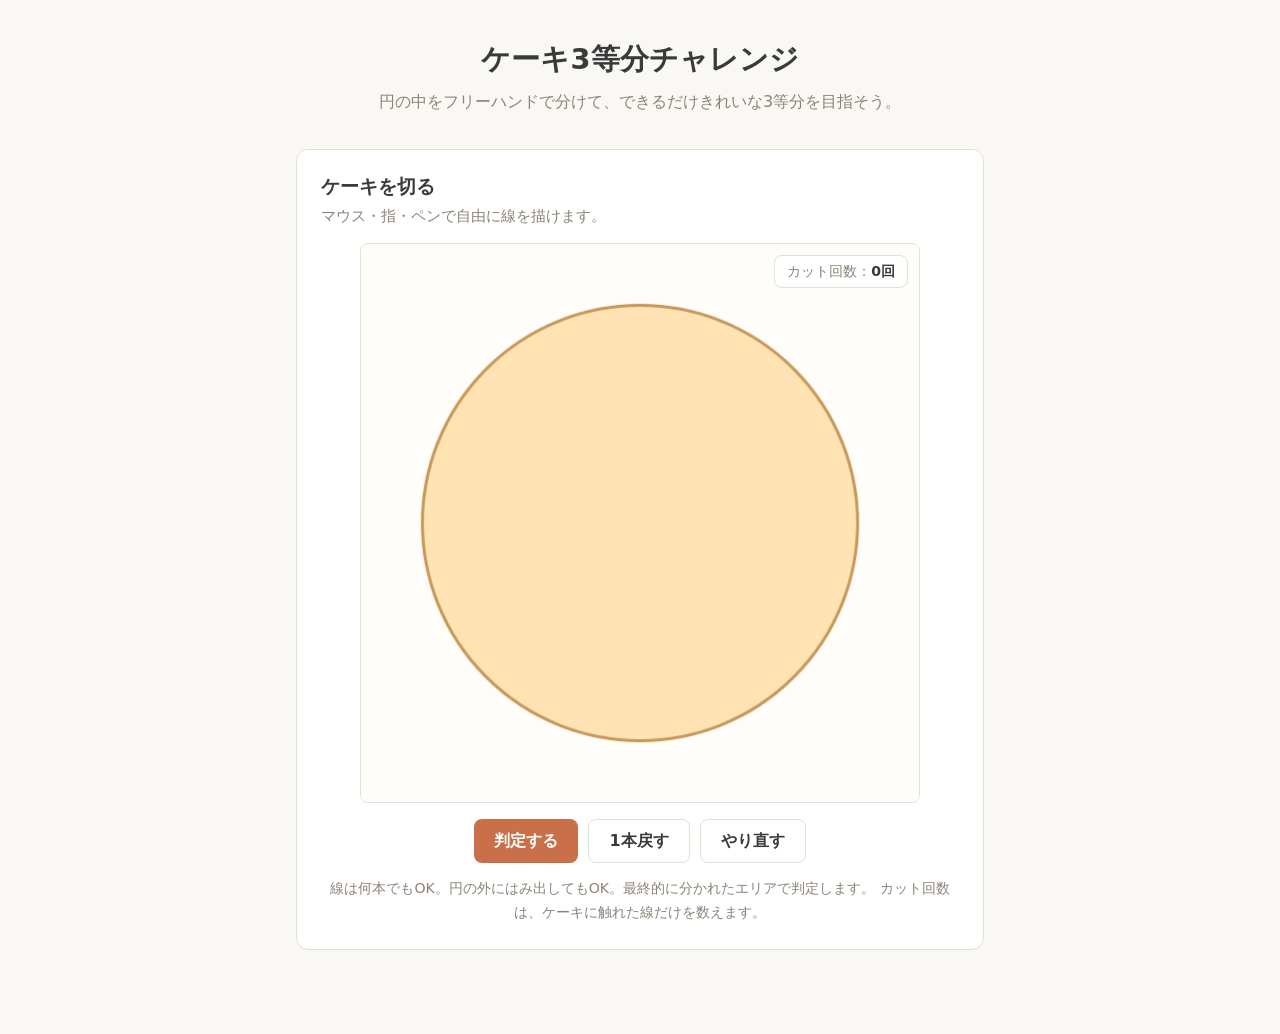
<file: 2026-h1/extras/cake-three-cut/index.html>
<!DOCTYPE html>
<html lang="ja">
<head>
  <meta charset="UTF-8" />
  <meta name="viewport" content="width=device-width, initial-scale=1.0" />
  <title>ケーキ3等分チャレンジ</title>
  <link rel="icon" type="image/png" href="./favicon.png">
  <link rel="stylesheet" href="./style.css" />
</head>
<body>
  <main class="app">
    <section class="hero">
      <h1>ケーキ3等分チャレンジ</h1>
      <p class="lead">
        円の中をフリーハンドで分けて、できるだけきれいな3等分を目指そう。
      </p>
    </section>

    <section class="game-card">
      <div class="canvas-header">
        <h2>ケーキを切る</h2>
        <p>マウス・指・ペンで自由に線を描けます。</p>
      </div>

      <div class="canvas-wrap">
        <div class="cut-counter canvas-cut-counter" aria-live="polite">
          <span>カット回数：</span><strong id="cutCount">0回</strong>
        </div>
        <canvas id="cakeCanvas" aria-label="ケーキを3等分するキャンバス"></canvas>
      </div>

      <div class="controls">
        <button id="judgeButton" class="primary-button">判定する</button>
        <button id="undoButton" class="secondary-button">1本戻す</button>
        <button id="clearButton" class="secondary-button">やり直す</button>
      </div>

      <p class="hint">
        線は何本でもOK。円の外にはみ出してもOK。最終的に分かれたエリアで判定します。
        カット回数は、ケーキに触れた線だけを数えます。
      </p>
    </section>

    <section id="resultCard" class="result-card hidden">
      <div class="perfect-celebration" aria-hidden="true">
        <span class="perfect-burst">PERFECT!</span>
        <span class="confetti c1"></span>
        <span class="confetti c2"></span>
        <span class="confetti c3"></span>
        <span class="confetti c4"></span>
        <span class="confetti c5"></span>
        <span class="confetti c6"></span>
        <span class="confetti c7"></span>
        <span class="confetti c8"></span>
      </div>
      <div class="result-title-row">
        <h2>判定結果</h2>
        <div id="rankBadge" class="rank-badge">-</div>
      </div>

      <div class="score-grid">
        <div class="score-box">
          <span class="score-label">均等度</span>
          <strong id="balanceScore">-</strong>
        </div>
        <div class="score-box danger">
          <span class="score-label">非行少年度</span>
          <strong id="delinquencyScore">-</strong>
        </div>
        <div class="score-box">
          <span class="score-label">検出エリア</span>
          <strong id="areaCount">-</strong>
        </div>
        <div class="score-box">
          <span class="score-label">カット回数</span>
          <strong id="resultCutCount">0回</strong>
        </div>
      </div>

      <div class="area-list-wrap">
        <div class="area-list-title-row">
          <h3>エリア割合</h3>
          <p>番号は面積が大きい順です</p>
        </div>
        <ol id="areaList" class="area-list"></ol>
      </div>

      <p id="comment" class="comment"></p>
    </section>
  </main>

  <script src="./script.js"></script>
</body>
</html>
</file>
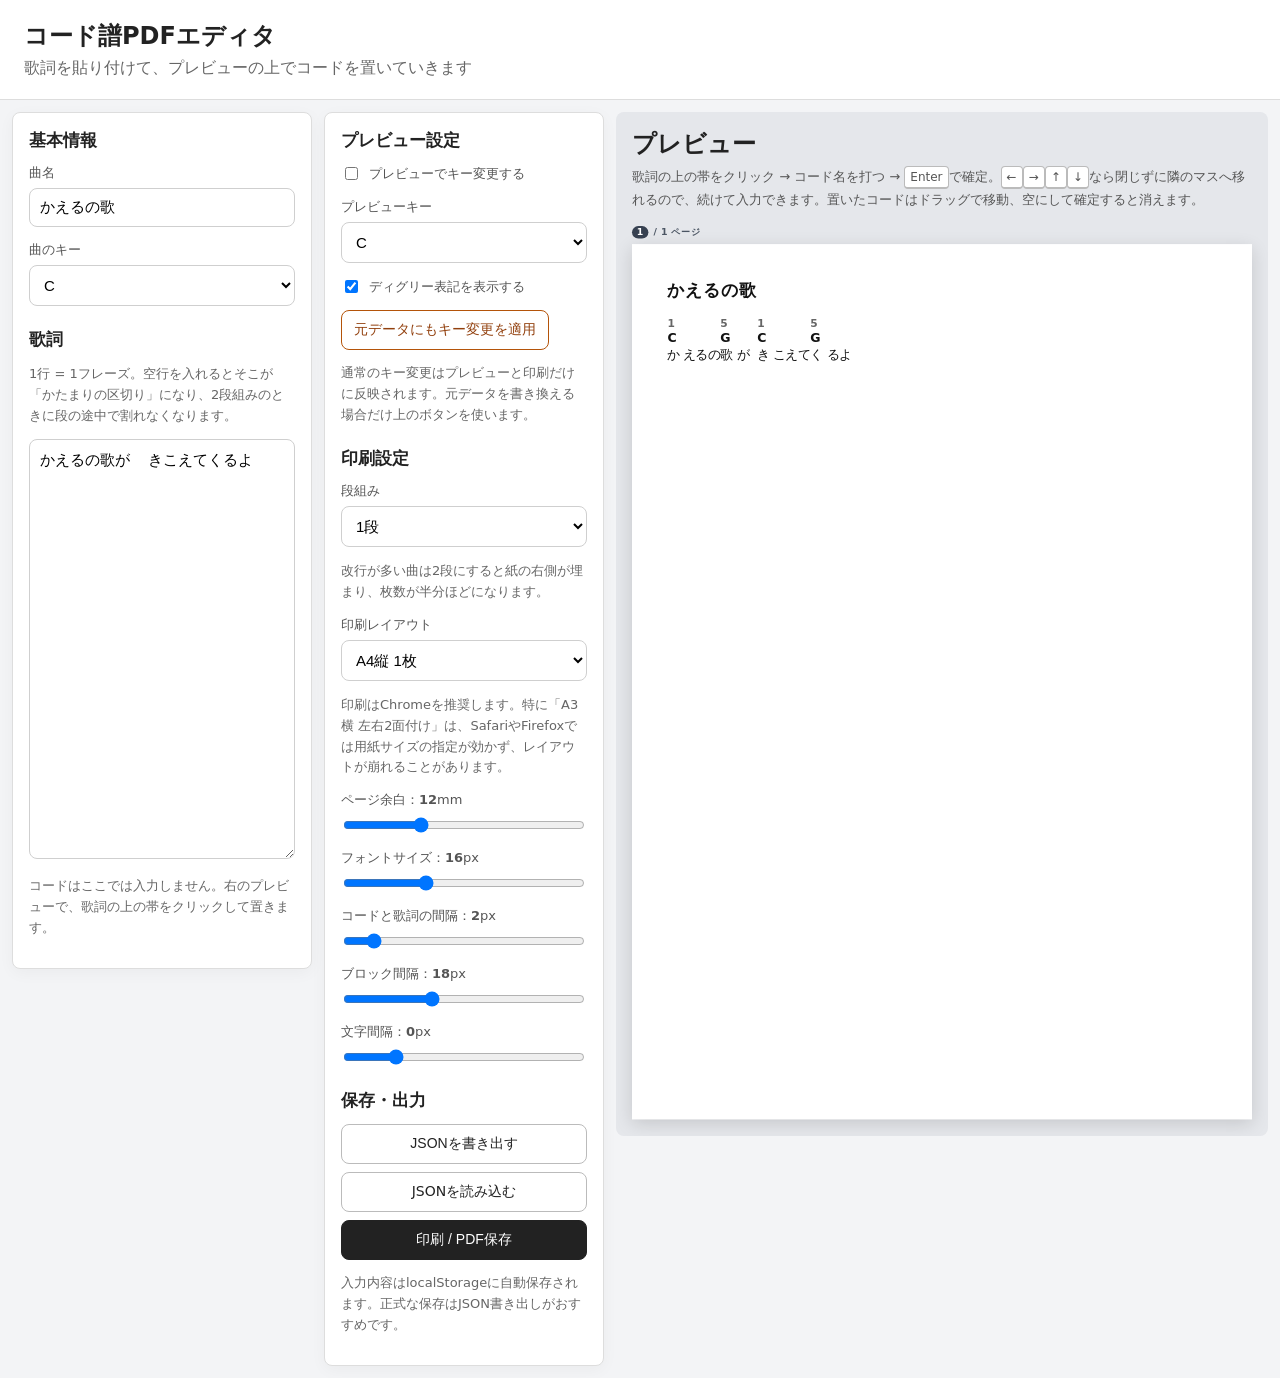
<file: 2026-h1/extras/chord-editor/index.html>
<!DOCTYPE html>
<html lang="ja">
<head>
  <meta charset="UTF-8" />
  <meta name="viewport" content="width=device-width, initial-scale=1.0" />
  <title>コード譜PDFエディタ</title>
  <link rel="icon" type="image/png" href="./favicon.png">
  <link rel="stylesheet" href="style.css" />
</head>
<body>
  <header class="app-header no-print">
    <div>
      <h1>コード譜PDFエディタ</h1>
      <p>歌詞を貼り付けて、プレビューの上でコードを置いていきます</p>
    </div>
  </header>

  <main class="app-layout">
    <section class="panel no-print">
      <h2>基本情報</h2>

      <label class="field">
        <span>曲名</span>
        <input id="titleInput" type="text" placeholder="例：かえるの歌" />
      </label>

      <label class="field">
        <span>曲のキー</span>
        <select id="songKeyInput">
          <option selected>C</option>
          <option>C#</option>
          <option>Db</option>
          <option>D</option>
          <option>D#</option>
          <option>Eb</option>
          <option>E</option>
          <option>F</option>
          <option>F#</option>
          <option>Gb</option>
          <option>G</option>
          <option>G#</option>
          <option>Ab</option>
          <option>A</option>
          <option>A#</option>
          <option>Bb</option>
          <option>B</option>
        </select>
      </label>

      <h2>歌詞</h2>

      <p class="help">
        1行 = 1フレーズ。空行を入れるとそこが「かたまりの区切り」になり、2段組みのときに段の途中で割れなくなります。
      </p>

      <textarea id="lyricsInput" spellcheck="false" placeholder="歌詞をそのまま貼り付けてください"></textarea>

      <p class="help">
        コードはここでは入力しません。右のプレビューで、歌詞の上の帯をクリックして置きます。
      </p>
    </section>

    <section class="panel no-print">
      <h2>プレビュー設定</h2>

      <label class="check-field">
        <input id="transposePreviewInput" type="checkbox" />
        <span>プレビューでキー変更する</span>
      </label>

      <label class="field">
        <span>プレビューキー</span>
        <select id="previewKeyInput">
          <option selected>C</option>
          <option>C#</option>
          <option>Db</option>
          <option>D</option>
          <option>D#</option>
          <option>Eb</option>
          <option>E</option>
          <option>F</option>
          <option>F#</option>
          <option>Gb</option>
          <option>G</option>
          <option>G#</option>
          <option>Ab</option>
          <option>A</option>
          <option>A#</option>
          <option>Bb</option>
          <option>B</option>
        </select>
      </label>

      <label class="check-field">
        <input id="showDegreeInput" type="checkbox" checked />
        <span>ディグリー表記を表示する</span>
      </label>

      <div class="button-row">
        <button id="applyTransposeBtn" type="button" class="danger-button">元データにもキー変更を適用</button>
      </div>

      <p class="help">
        通常のキー変更はプレビューと印刷だけに反映されます。元データを書き換える場合だけ上のボタンを使います。
      </p>

      <h2>印刷設定</h2>

      <label class="field">
        <span>段組み</span>
        <select id="columnsInput">
          <option value="1" selected>1段</option>
          <option value="2">2段</option>
        </select>
      </label>

      <p class="help">
        改行が多い曲は2段にすると紙の右側が埋まり、枚数が半分ほどになります。
      </p>

      <label class="field">
        <span>印刷レイアウト</span>
        <select id="printLayoutInput">
          <option value="a4-portrait" selected>A4縦 1枚</option>
          <option value="a3-landscape-2up">A3横 左右2面付け</option>
        </select>
      </label>

      <p class="help">
        印刷はChromeを推奨します。特に「A3横 左右2面付け」は、SafariやFirefoxでは用紙サイズの指定が効かず、レイアウトが崩れることがあります。
      </p>

      <label class="field">
        <span>ページ余白：<strong id="pageMarginValue">12</strong>mm</span>
        <input id="pageMarginInput" type="range" min="4" max="30" value="12" />
      </label>

      <label class="field">
        <span>フォントサイズ：<strong id="fontSizeValue">16</strong>px</span>
        <input id="fontSizeInput" type="range" min="10" max="28" value="16" />
      </label>

      <label class="field">
        <span>コードと歌詞の間隔：<strong id="chordLyricGapValue">2</strong>px</span>
        <input id="chordLyricGapInput" type="range" min="0" max="20" value="2" />
      </label>

      <label class="field">
        <span>ブロック間隔：<strong id="blockGapValue">18</strong>px</span>
        <input id="blockGapInput" type="range" min="0" max="50" value="18" />
      </label>

      <label class="field">
        <span>文字間隔：<strong id="letterSpacingValue">0</strong>px</span>
        <input id="letterSpacingInput" type="range" min="-1" max="4" step="0.1" value="0" />
      </label>

      <h2>保存・出力</h2>

      <div class="button-column">
        <button id="exportBtn" type="button">JSONを書き出す</button>

        <label class="file-button">
          JSONを読み込む
          <input id="importInput" type="file" accept="application/json,.json" />
        </label>

        <button id="printBtn" type="button" class="primary">印刷 / PDF保存</button>
      </div>

      <p class="help">
        入力内容はlocalStorageに自動保存されます。正式な保存はJSON書き出しがおすすめです。
      </p>
    </section>

    <section class="preview-wrapper">
      <div class="preview-toolbar no-print">
        <h2>プレビュー</h2>
        <p class="preview-hint">
          歌詞の上の帯をクリック → コード名を打つ → <kbd>Enter</kbd>で確定。<kbd>←</kbd><kbd>→</kbd><kbd>↑</kbd><kbd>↓</kbd>なら閉じずに隣のマスへ移れるので、続けて入力できます。置いたコードはドラッグで移動、空にして確定すると消えます。
        </p>
      </div>

      <div class="preview-stage">
        <article id="printArea" class="print-area print-area-a4"></article>
      </div>
    </section>
  </main>

  <script src="script.js"></script>
</body>
</html>
</file>
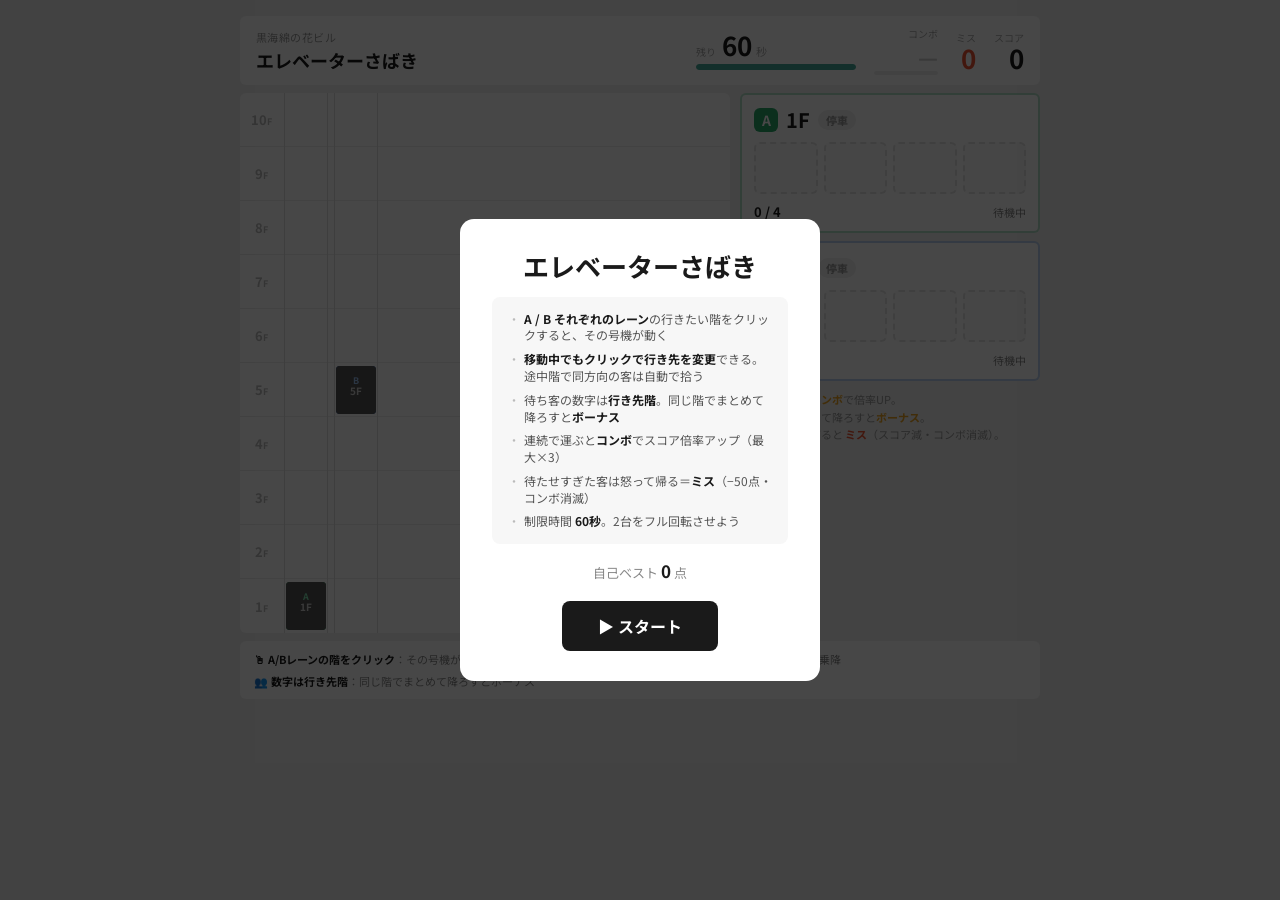
<file: 2026-h1/extras/elevator-game/index.html>
<!DOCTYPE html>
<html lang="ja">
<head>
  <meta charset="UTF-8">
  <meta name="viewport" content="width=device-width, initial-scale=1.0">
  <title>黒海綿の花ビル エレベーターさばき</title>
  <link rel="icon" type="image/png" href="./favicon.png">
  <link href="https://fonts.googleapis.com/css2?family=Noto+Sans+JP:wght@400;700&display=swap" rel="stylesheet">
  <link rel="stylesheet" href="style.css">
</head>
<body>
  <div id="game-wrap">
    <div id="header">
      <div>
        <div id="building-name">黒海綿の花ビル</div>
        <div id="title-txt">エレベーターさばき</div>
      </div>
      <div id="header-right">
        <div id="timer-wrap">
          <div id="timer-head">
            <span id="timer-label">残り</span>
            <span id="timer-val">60</span>
            <span id="timer-unit">秒</span>
          </div>
          <div id="timer-bar-track">
            <div id="timer-bar-fill" style="width:100%"></div>
          </div>
        </div>
        <div id="combo-wrap">
          <div class="stat-label">コンボ</div>
          <div id="combo-val">—</div>
          <div id="combo-bar-track">
            <div id="combo-bar-fill" style="width:0%"></div>
          </div>
        </div>
        <div id="miss-wrap">
          <div class="stat-label">ミス</div>
          <div id="miss-val">0</div>
        </div>
        <div id="score-wrap">
          <div class="stat-label">スコア</div>
          <div id="score-val">0</div>
        </div>
      </div>
    </div>

    <div id="main-row">
      <!-- 左：建物全体ビュー（シャフト2本。各階のマスをクリックして直接指示する） -->
      <div id="building-outer">
        <div id="building"></div>
        <div class="shaft" id="shaft-0">
          <div class="elevator elv-a" id="elv-0">
            <div class="door-left"></div>
            <div class="door-right"></div>
            <div class="elv-name">A</div>
            <div class="elv-floor-num" id="elv-floor-0">1F</div>
            <div class="elv-target" id="elv-target-0"></div>
          </div>
        </div>
        <div class="shaft" id="shaft-1">
          <div class="elevator elv-b" id="elv-1">
            <div class="door-left"></div>
            <div class="door-right"></div>
            <div class="elv-name">B</div>
            <div class="elv-floor-num" id="elv-floor-1">5F</div>
            <div class="elv-target" id="elv-target-1"></div>
          </div>
        </div>
      </div>

      <!-- 右：号機カード（状態表示） -->
      <div id="side-panel">
        <div class="elv-card card-a" id="card-0">
          <div class="card-head">
            <span class="card-name">A</span>
            <span class="card-floor" id="card-floor-0">1F</span>
            <span class="card-dir none" id="card-dir-0">停車</span>
          </div>
          <div class="card-slots" id="card-slots-0"></div>
          <div class="card-foot">
            <span class="card-cap" id="card-cap-0">0 / 4</span>
            <span class="card-status" id="card-status-0">待機中</span>
          </div>
        </div>

        <div class="elv-card card-b" id="card-1">
          <div class="card-head">
            <span class="card-name">B</span>
            <span class="card-floor" id="card-floor-1">5F</span>
            <span class="card-dir none" id="card-dir-1">停車</span>
          </div>
          <div class="card-slots" id="card-slots-1"></div>
          <div class="card-foot">
            <span class="card-cap" id="card-cap-1">0 / 4</span>
            <span class="card-status" id="card-status-1">待機中</span>
          </div>
        </div>

        <div id="panel-note">
          連続で運ぶと<b class="note-combo">コンボ</b>で倍率UP。<br>
          同じ階でまとめて降ろすと<b class="note-combo">ボーナス</b>。<br>
          客を待たせすぎると <b>ミス</b>（スコア減・コンボ消滅）。
        </div>
      </div>
    </div>

    <!-- 操作説明（常時表示） -->
    <div id="help-bar">
      <span class="help-item"><b>🖱 A/Bレーンの階をクリック</b>：その号機が移動（移動中でも行き先変更OK）</span>
      <span class="help-item"><b>🚪 今いる階をクリック</b>：その場で乗降</span>
      <span class="help-item"><b>👥 数字は行き先階</b>：同じ階でまとめて降ろすとボーナス</span>
    </div>
  </div>

  <!-- スタート / リザルト画面（共用オーバーレイ） -->
  <div id="overlay">
    <div id="overlay-inner">
      <div id="screen-start" class="screen">
        <div class="ov-title">エレベーターさばき</div>
        <ul class="ov-rules">
          <li><strong>A / B それぞれのレーン</strong>の行きたい階をクリックすると、その号機が動く</li>
          <li><strong>移動中でもクリックで行き先を変更</strong>できる。途中階で同方向の客は自動で拾う</li>
          <li>待ち客の数字は<strong>行き先階</strong>。同じ階でまとめて降ろすと<strong>ボーナス</strong></li>
          <li>連続で運ぶと<strong>コンボ</strong>でスコア倍率アップ（最大×3）</li>
          <li>待たせすぎた客は怒って帰る＝<strong>ミス</strong>（−50点・コンボ消滅）</li>
          <li>制限時間 <strong>60秒</strong>。2台をフル回転させよう</li>
        </ul>
        <div class="ov-best">自己ベスト <span id="best-start">0</span> 点</div>
        <button id="start-btn" class="ov-btn">▶ スタート</button>
      </div>

      <div id="screen-result" class="screen" style="display:none">
        <div class="ov-title small">タイムアップ！</div>
        <div class="result-num"><span id="result-score">0</span><span class="result-unit">点</span></div>
        <div class="result-stats">
          <div class="rs-item"><span class="rs-label">運んだ人数</span><span class="rs-val" id="result-count">0</span></div>
          <div class="rs-item"><span class="rs-label">最大コンボ</span><span class="rs-val" id="result-combo">0</span></div>
          <div class="rs-item"><span class="rs-label">ミス</span><span class="rs-val" id="result-miss">0</span></div>
        </div>
        <div id="result-best" class="ov-best"><span id="best-label">自己ベスト</span> <span id="best-result">0</span> 点</div>
        <button id="retry-btn" class="ov-btn">もう一回</button>
      </div>
    </div>
  </div>

  <!-- タッチ端末ではゲームを覆って案内のみ表示する（CSSのメディアクエリで切替） -->
  <div id="touch-guard">
    <div class="tg-inner">
      <div class="tg-icon">🖥️</div>
      <div class="tg-title">このゲームはPC専用です</div>
      <p>
        画面レイアウトがPC向けのため、<br>
        スマートフォン・タブレットには対応していません。<br>
        PCのブラウザでお楽しみください。
      </p>
    </div>
  </div>

  <script src="script.js"></script>
</body>
</html>
</file>
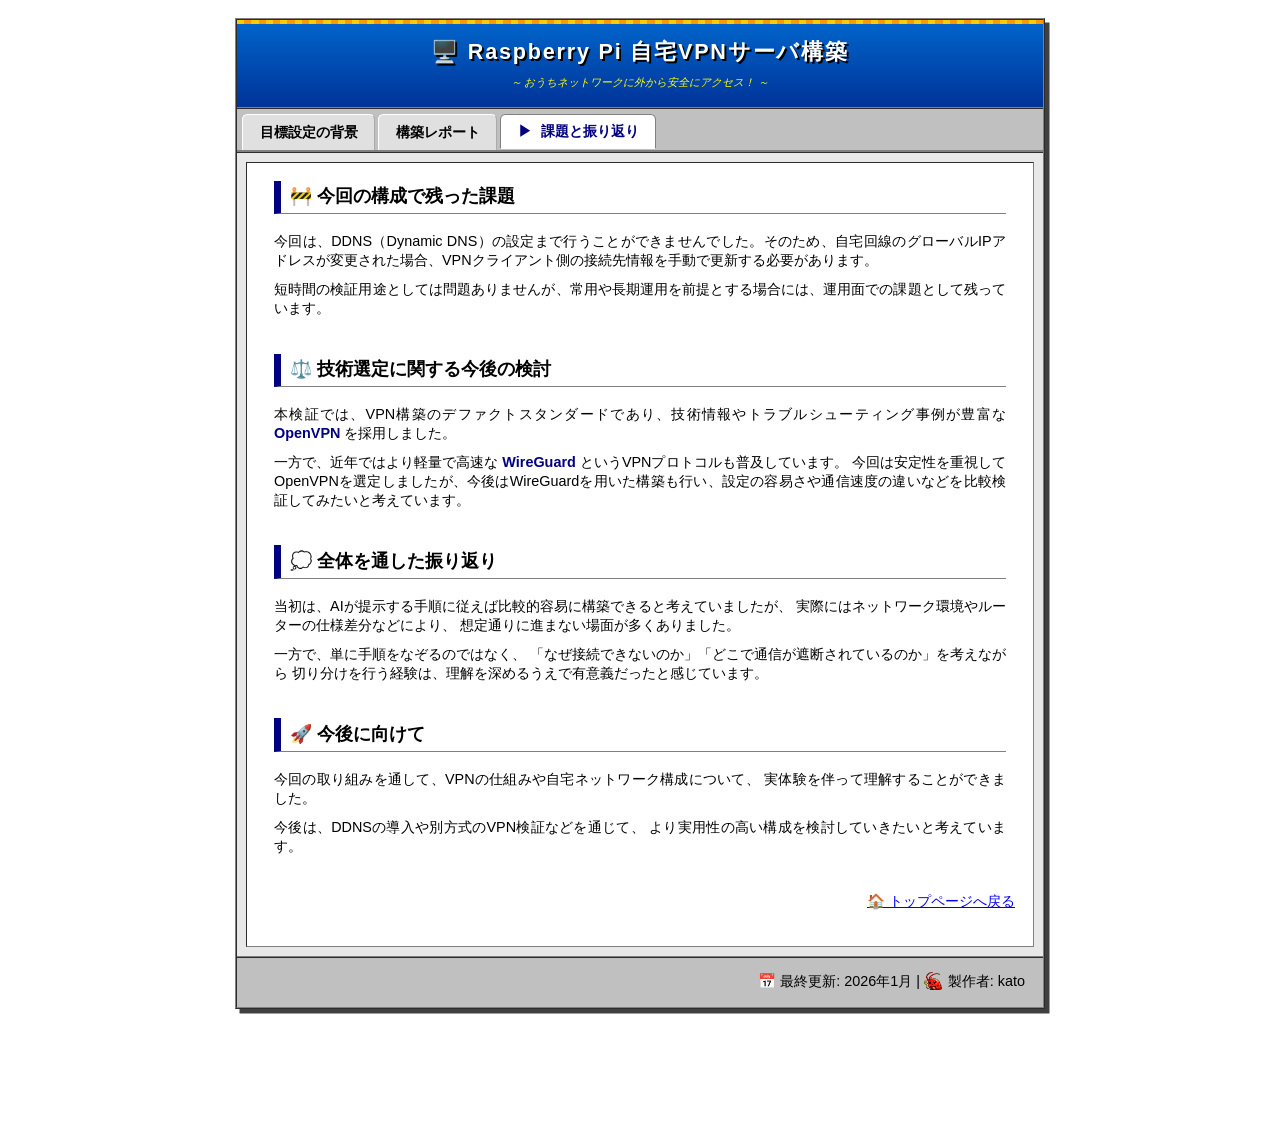
<file: 2025-h2-vpn/reflection.html>
<!DOCTYPE html>
<html lang="ja">
  <head>
    <meta charset="UTF-8" />
    <meta
      name="viewport"
      content="width=device-width, initial-scale=1.0" />
      <link rel="icon" href="images/favicon.png" type="image/png" />
    <title>課題と振り返り | Raspberry Pi 自宅VPNサーバ構築</title>
    <link
      rel="stylesheet"
      href="css/style.css" />
  </head>

  <body>
    <div class="container">
      <div class="sticky-wrapper">
        <div class="header">
          <h1>🖥️ Raspberry Pi 自宅VPNサーバ構築</h1>
          <div class="subtitle">～ おうちネットワークに外から安全にアクセス！ ～</div>
        </div>

        <div class="nav-menu">
          <a
            href="index.html"
            class="nav-item">
            目標設定の背景
          </a>
          <a
            href="report.html"
            class="nav-item">
            構築レポート
          </a>
          <a
            href="reflection.html"
            class="nav-item active">
            課題と振り返り
          </a>
        </div>
      </div>

      <div class="content">
        <div class="section">
          <h2>🚧 今回の構成で残った課題</h2>
          <p>今回は、DDNS（Dynamic DNS）の設定まで行うことができませんでした。そのため、自宅回線のグローバルIPアドレスが変更された場合、VPNクライアント側の接続先情報を手動で更新する必要があります。</p>
          <p>短時間の検証用途としては問題ありませんが、常用や長期運用を前提とする場合には、運用面での課題として残っています。</p>
        </div>

        <div class="section">
          <h2>⚖️ 技術選定に関する今後の検討</h2>

          <p>
            本検証では、VPN構築のデファクトスタンダードであり、技術情報やトラブルシューティング事例が豊富な
            <strong>OpenVPN</strong>
            を採用しました。
          </p>
          <p>
            一方で、近年ではより軽量で高速な
            <strong>WireGuard</strong>
            というVPNプロトコルも普及しています。 今回は安定性を重視してOpenVPNを選定しましたが、今後はWireGuardを用いた構築も行い、設定の容易さや通信速度の違いなどを比較検証してみたいと考えています。
          </p>
        </div>

        <div class="section">
          <h2>💭 全体を通した振り返り</h2>
          <p>当初は、AIが提示する手順に従えば比較的容易に構築できると考えていましたが、 実際にはネットワーク環境やルーターの仕様差分などにより、 想定通りに進まない場面が多くありました。</p>
          <p>一方で、単に手順をなぞるのではなく、 「なぜ接続できないのか」「どこで通信が遮断されているのか」を考えながら 切り分けを行う経験は、理解を深めるうえで有意義だったと感じています。</p>
        </div>

        <div class="section">
          <h2>🚀 今後に向けて</h2>
          <p>今回の取り組みを通して、VPNの仕組みや自宅ネットワーク構成について、 実体験を伴って理解することができました。</p>
          <p>今後は、DDNSの導入や別方式のVPN検証などを通じて、 より実用性の高い構成を検討していきたいと考えています。</p>
        </div>
        <div class="nav-next">
          <a
            href="index.html"
            class="link-btn">
            🏠 トップページへ戻る
          </a>
        </div>
      </div>

      <div class="footer">
        <p>
          📅 最終更新: 2026年1月 | 
          <img src="images/favicon.png" alt="icon" style="width: 20px; vertical-align: middle; margin-bottom: 4px; margin-right: 2px;"> 
          製作者: kato
        </p>
      </div>
    </div>
  </body>
</html>
</file>
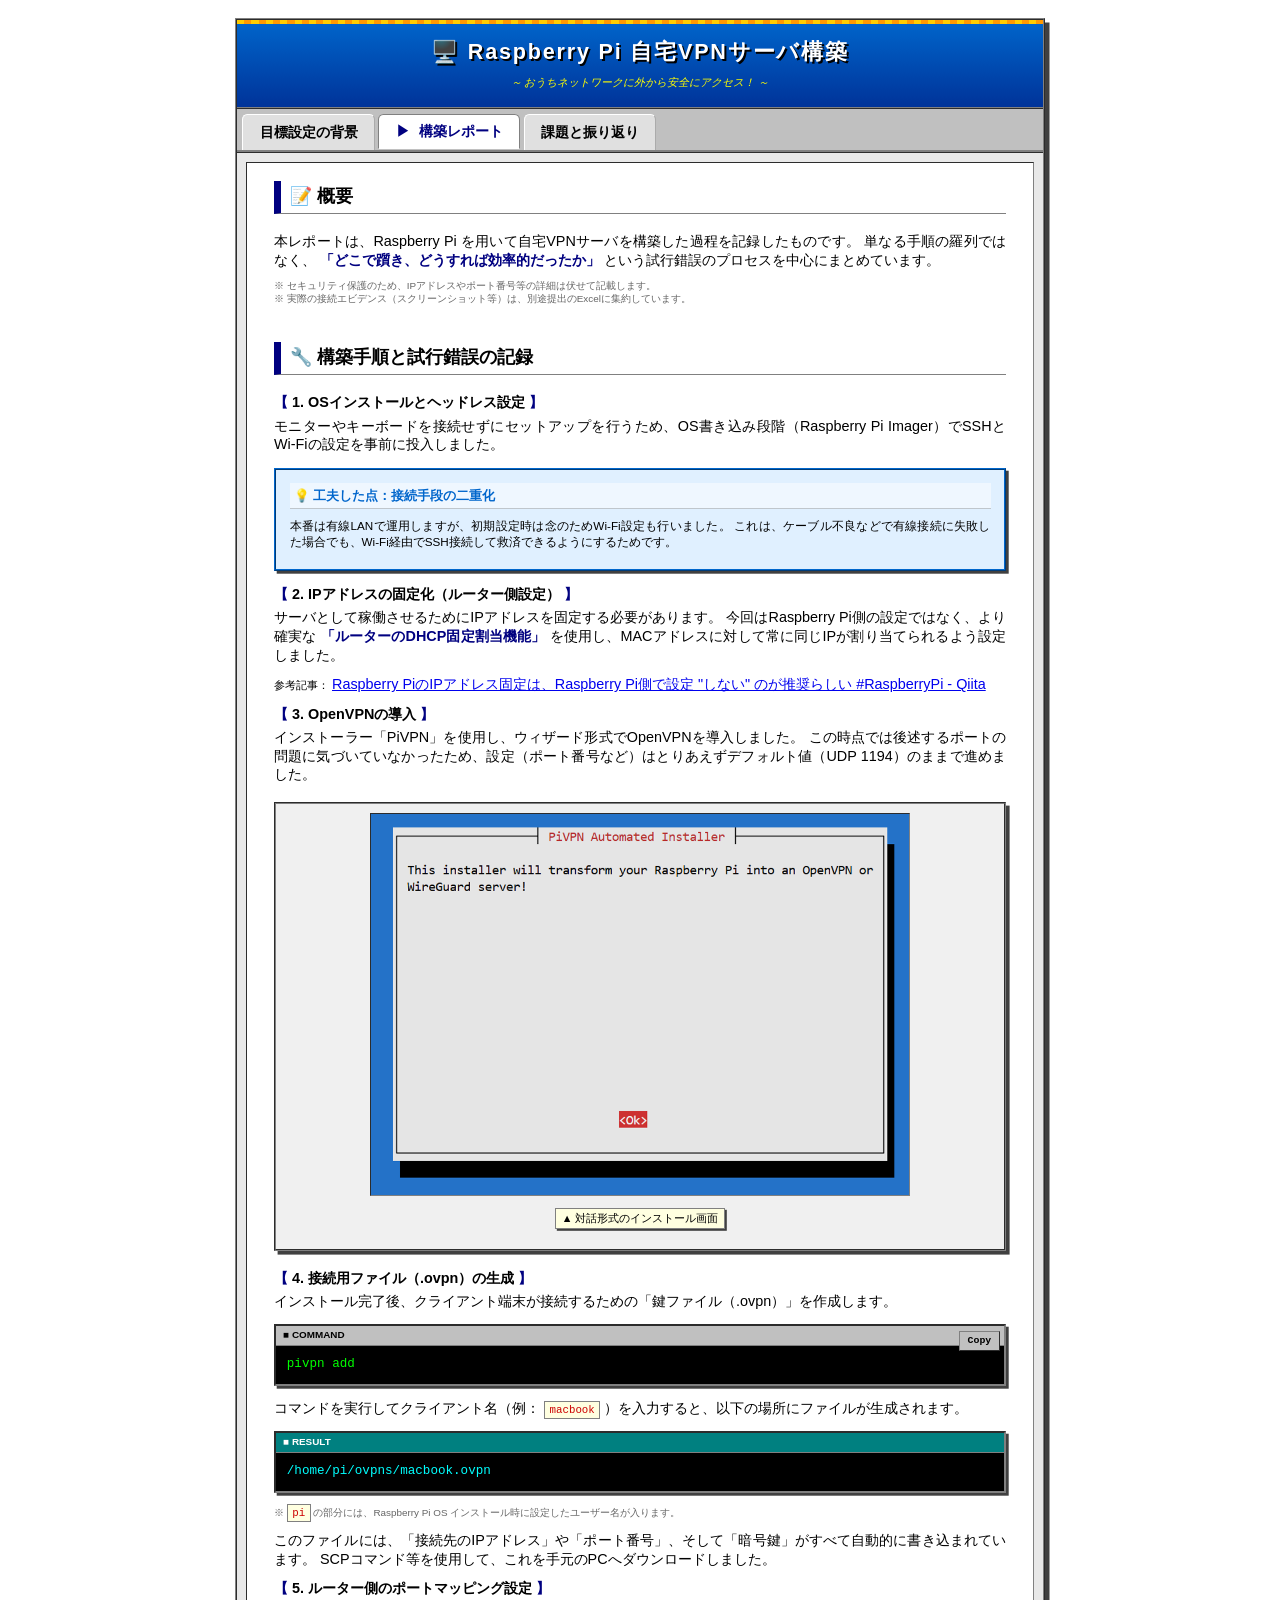
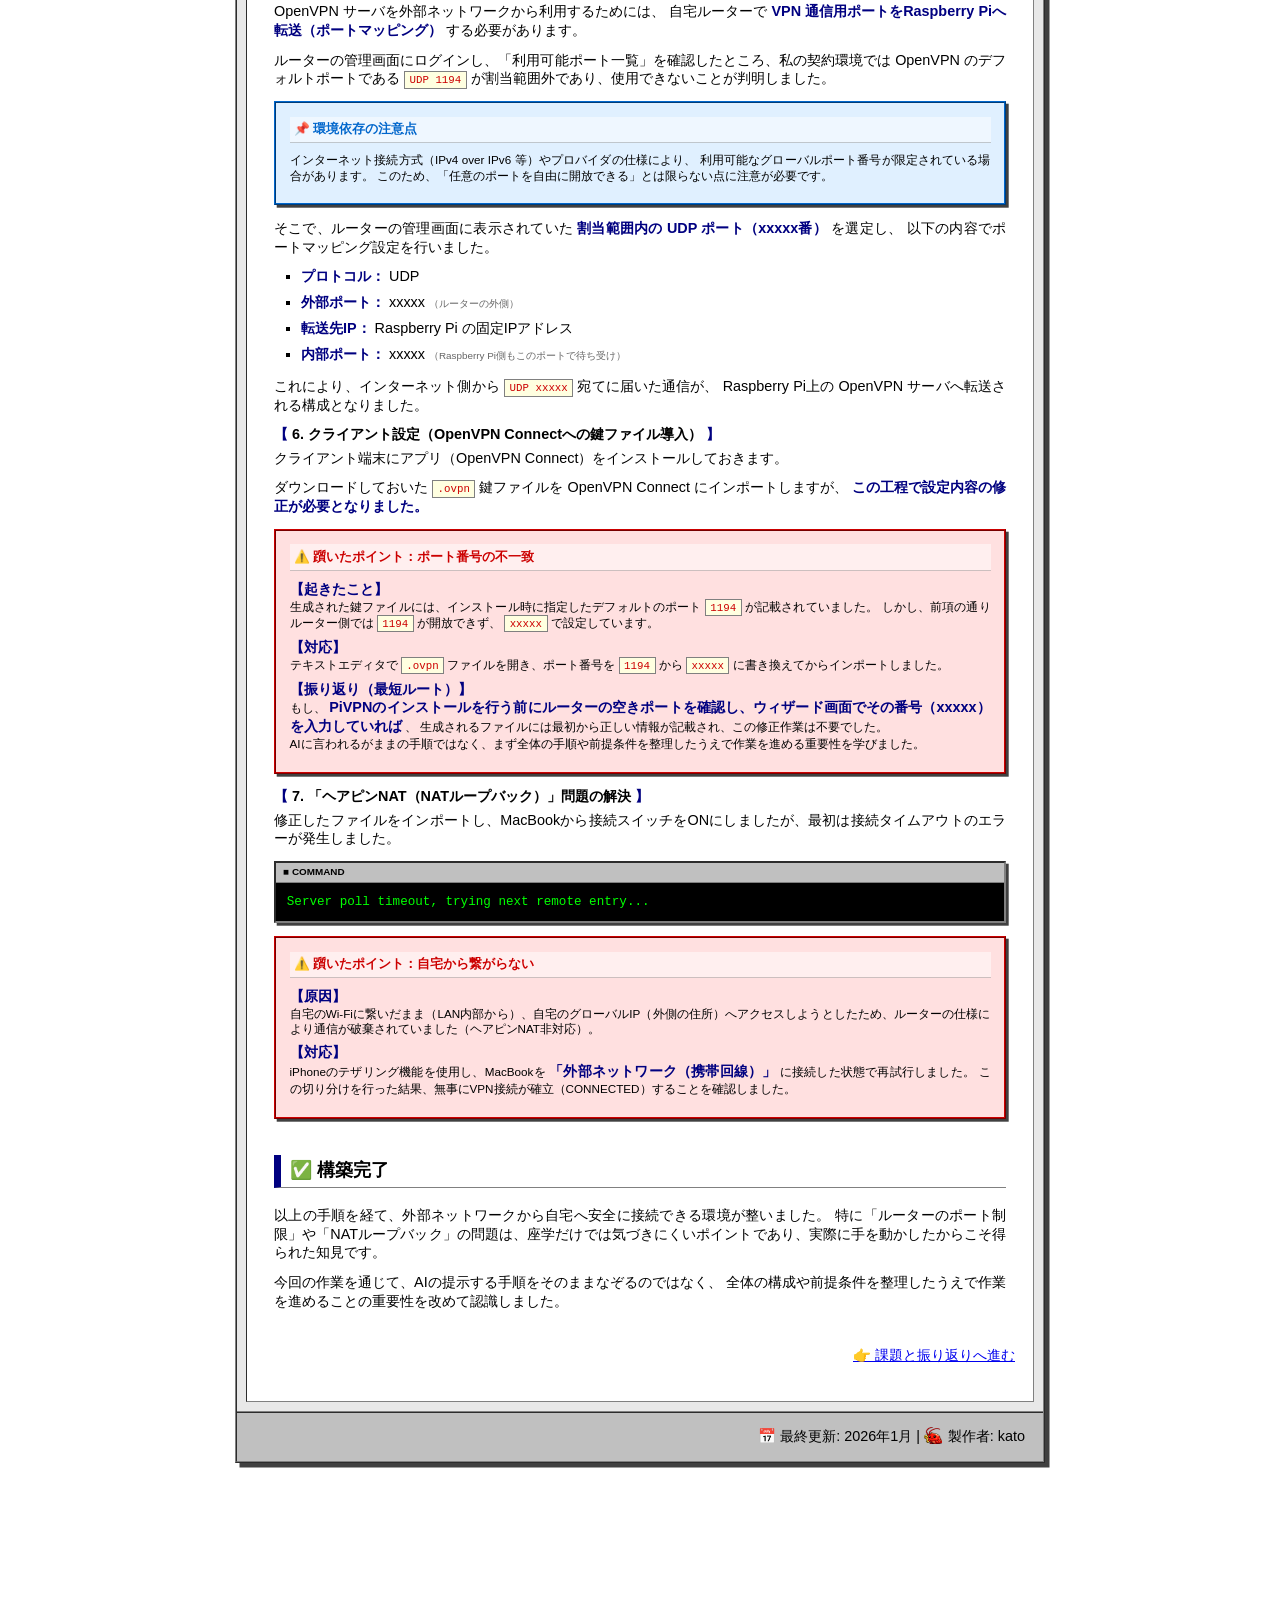
<file: 2025-h2-vpn/report.html>
<!DOCTYPE html>
<html lang="ja">
  <head>
    <meta charset="UTF-8" />
    <meta
      name="viewport"
      content="width=device-width, initial-scale=1.0" />
      <link rel="icon" href="images/favicon.png" type="image/png" />
    <title>構築レポート | Raspberry Pi 自宅VPNサーバ構築</title>
    <link
      rel="stylesheet"
      href="css/style.css" />
  </head>

  <body>
    <div class="container">
      <div class="sticky-wrapper">
        <div class="header">
          <h1>🖥️ Raspberry Pi 自宅VPNサーバ構築</h1>
          <div class="subtitle">～ おうちネットワークに外から安全にアクセス！ ～</div>
        </div>

        <div class="nav-menu">
          <a
            href="index.html"
            class="nav-item">
            目標設定の背景
          </a>
          <a
            href="report.html"
            class="nav-item active">
            構築レポート
          </a>
          <a
            href="reflection.html"
            class="nav-item">
            課題と振り返り
          </a>
        </div>
      </div>

      <div class="content">
        <div class="section">
          <h2>📝 概要</h2>
          <p>
            本レポートは、Raspberry Pi を用いて自宅VPNサーバを構築した過程を記録したものです。 単なる手順の羅列ではなく、
            <strong>「どこで躓き、どうすれば効率的だったか」</strong>
            という試行錯誤のプロセスを中心にまとめています。
          </p>
          <p class="text-small">
            ※ セキュリティ保護のため、IPアドレスやポート番号等の詳細は伏せて記載します。
            <br />
            ※ 実際の接続エビデンス（スクリーンショット等）は、別途提出のExcelに集約しています。
          </p>
        </div>

        <div class="section">
          <h2>🔧 構築手順と試行錯誤の記録</h2>

          <h3>1. OSインストールとヘッドレス設定</h3>
          <p>モニターやキーボードを接続せずにセットアップを行うため、OS書き込み段階（Raspberry Pi Imager）でSSHとWi-Fiの設定を事前に投入しました。</p>

          <div class="alert-box info">
            <span class="alert-title">💡 工夫した点：接続手段の二重化</span>
            <p>本番は有線LANで運用しますが、初期設定時は念のためWi-Fi設定も行いました。 これは、ケーブル不良などで有線接続に失敗した場合でも、Wi-Fi経由でSSH接続して救済できるようにするためです。</p>
          </div>

          <h3>2. IPアドレスの固定化（ルーター側設定）</h3>
          <p>
            サーバとして稼働させるためにIPアドレスを固定する必要があります。 今回はRaspberry Pi側の設定ではなく、より確実な
            <strong>「ルーターのDHCP固定割当機能」</strong>
            を使用し、MACアドレスに対して常に同じIPが割り当てられるよう設定しました。
          </p>
          <p style="font-size: 12px; margin-top: 10px">
            参考記事：
            <a
              href="https://qiita.com/mochi_2225/items/3abcc45db6378e7dbb17"
              target="_blank">
              Raspberry PiのIPアドレス固定は、Raspberry Pi側で設定 "しない" のが推奨らしい #RaspberryPi - Qiita
            </a>
          </p>

          <h3>3. OpenVPNの導入</h3>
          <p>インストーラー「PiVPN」を使用し、ウィザード形式でOpenVPNを導入しました。 この時点では後述するポートの問題に気づいていなかったため、設定（ポート番号など）はとりあえずデフォルト値（UDP 1194）のままで進めました。</p>
            <div class="img-box">
            <img src="images/pivpn_wizard.png" alt="PiVPNインストールウィザード画面" />
            <p class="img-caption">▲ 対話形式のインストール画面</p>
          </div>
          <h3>4. 接続用ファイル（.ovpn）の生成</h3>

          <p>インストール完了後、クライアント端末が接続するための「鍵ファイル（.ovpn）」を作成します。</p>

          <div class="code-container">
            <button
              class="copy-btn"
              onclick="copyCode(this)">
              Copy
            </button>
            <pre><code class="language-bash">pivpn add</code></pre>
          </div>
          <p>
            コマンドを実行してクライアント名（例：
            <code>macbook</code>
            ）を入力すると、以下の場所にファイルが生成されます。
          </p>

          <div class="code-container result-code">
            <pre><code class="language-plaintext">/home/pi/ovpns/macbook.ovpn</code></pre>
          </div>

          <p class="text-small">
            ※
            <code>pi</code>
            の部分には、Raspberry Pi OS インストール時に設定したユーザー名が入ります。
          </p>

          <p>このファイルには、「接続先のIPアドレス」や「ポート番号」、そして「暗号鍵」がすべて自動的に書き込まれています。 SCPコマンド等を使用して、これを手元のPCへダウンロードしました。</p>

          <h3>5. ルーター側のポートマッピング設定</h3>
          <p>
            OpenVPN サーバを外部ネットワークから利用するためには、 自宅ルーターで
            <strong>VPN 通信用ポートをRaspberry Piへ転送（ポートマッピング）</strong>
            する必要があります。
          </p>

          <p>
            ルーターの管理画面にログインし、「利用可能ポート一覧」を確認したところ、私の契約環境では OpenVPN のデフォルトポートである
            <code>UDP 1194</code>
            が割当範囲外であり、使用できないことが判明しました。
          </p>

          <div class="alert-box info">
            <span class="alert-title">📌 環境依存の注意点</span>
            <p>インターネット接続方式（IPv4 over IPv6 等）やプロバイダの仕様により、 利用可能なグローバルポート番号が限定されている場合があります。 このため、「任意のポートを自由に開放できる」とは限らない点に注意が必要です。</p>
          </div>

          <p>
            そこで、ルーターの管理画面に表示されていた
            <strong>割当範囲内の UDP ポート（xxxxx番）</strong>
            を選定し、 以下の内容でポートマッピング設定を行いました。
          </p>

          <ul>
            <li>
              <strong>プロトコル：</strong>
              UDP
            </li>
            <li>
              <strong>外部ポート：</strong>
              xxxxx
              <span class="text-small">（ルーターの外側）</span>
            </li>
            <li>
              <strong>転送先IP：</strong>
              Raspberry Pi の固定IPアドレス
            </li>
            <li>
              <strong>内部ポート：</strong>
              xxxxx
              <span class="text-small">（Raspberry Pi側もこのポートで待ち受け）</span>
            </li>
          </ul>

          <p>
            これにより、インターネット側から
            <code>UDP xxxxx</code>
            宛てに届いた通信が、 Raspberry Pi上の OpenVPN サーバへ転送される構成となりました。
          </p>

          <h3>6. クライアント設定（OpenVPN Connectへの鍵ファイル導入）</h3>
          <p>クライアント端末にアプリ（OpenVPN Connect）をインストールしておきます。</p>
          <p>
            ダウンロードしておいた
            <code>.ovpn</code>
            鍵ファイルを OpenVPN Connect にインポートしますが、
            <strong>この工程で設定内容の修正が必要となりました。</strong>
          </p>

          <div class="alert-box warning">
            <span class="alert-title">⚠️ 躓いたポイント：ポート番号の不一致</span>
            <p>
              <strong>【起きたこと】</strong>
              <br />
              生成された鍵ファイルには、インストール時に指定したデフォルトのポート
              <code>1194</code>
              が記載されていました。 しかし、前項の通りルーター側では
              <code>1194</code>
              が開放できず、
              <code>xxxxx</code>
              で設定しています。
            </p>
            <p>
              <strong>【対応】</strong>
              <br />
              テキストエディタで
              <code>.ovpn</code>
              ファイルを開き、ポート番号を
              <code>1194</code>
              から
              <code>xxxxx</code>
              に書き換えてからインポートしました。
            </p>
            <p>
              <strong>【振り返り（最短ルート）】</strong>
              <br />
              もし、
              <strong>PiVPNのインストールを行う前にルーターの空きポートを確認し、ウィザード画面でその番号（xxxxx）を入力していれば</strong>
              、 生成されるファイルには最初から正しい情報が記載され、この修正作業は不要でした。
              <br />
              AIに言われるがままの手順ではなく、まず全体の手順や前提条件を整理したうえで作業を進める重要性を学びました。
            </p>
          </div>

          <h3>7. 「ヘアピンNAT（NATループバック）」問題の解決</h3>

          <p>修正したファイルをインポートし、MacBookから接続スイッチをONにしましたが、最初は接続タイムアウトのエラーが発生しました。</p>

          <div class="code-container">
            <pre><code class="language-plaintext">Server poll timeout, trying next remote entry...</code></pre>
          </div>

          <div class="alert-box warning">
            <span class="alert-title">⚠️ 躓いたポイント：自宅から繋がらない</span>
            <p>
              <strong>【原因】</strong>
              <br />
              自宅のWi-Fiに繋いだまま（LAN内部から）、自宅のグローバルIP（外側の住所）へアクセスしようとしたため、ルーターの仕様により通信が破棄されていました（ヘアピンNAT非対応）。
            </p>
            <p>
              <strong>【対応】</strong>
              <br />
              iPhoneのテザリング機能を使用し、MacBookを
              <strong>「外部ネットワーク（携帯回線）」</strong>
              に接続した状態で再試行しました。 この切り分けを行った結果、無事にVPN接続が確立（CONNECTED）することを確認しました。
            </p>
          </div>
        </div>

        <div class="section">
          <h2>✅ 構築完了</h2>
          <p>以上の手順を経て、外部ネットワークから自宅へ安全に接続できる環境が整いました。 特に「ルーターのポート制限」や「NATループバック」の問題は、座学だけでは気づきにくいポイントであり、実際に手を動かしたからこそ得られた知見です。</p>
          <p>今回の作業を通じて、AIの提示する手順をそのままなぞるのではなく、 全体の構成や前提条件を整理したうえで作業を進めることの重要性を改めて認識しました。</p>
        </div>
        <div class="nav-next">
          <a
            href="reflection.html"
            class="link-btn">
            👉 課題と振り返りへ進む
          </a>
        </div>
      </div>
      <div class="footer">
        <p>
          📅 最終更新: 2026年1月 | 
          <img src="images/favicon.png" alt="icon" style="width: 20px; vertical-align: middle; margin-bottom: 4px; margin-right: 2px;"> 
          製作者: kato
        </p>
      </div>
    </div>

    <script>
      // highlight.js が読み込まれている場合のみ実行
      if (typeof hljs !== 'undefined') {
        hljs.highlightAll();
      }

      function copyCode(button) {
        const codeBlock = button.nextElementSibling.querySelector('code');
        const text = codeBlock.textContent;

        navigator.clipboard.writeText(text).then(() => {
          const originalText = button.textContent;

          button.textContent = 'Copied!';
          button.style.background = '#ffff00';
          button.style.color = '#000000';

          setTimeout(() => {
            button.textContent = originalText;
            button.style.background = '#c0c0c0';
            button.style.color = '#000000';
          }, 1500);
        });
      }
    </script>
  </body>
</html>
</file>
<file: assets/style.css>
:root {
    color-scheme: light;
    --page-bg: #f3f4f6;
    --sheet-bg: #ffffff;
    --text: #1f2933;
    --muted: #5f6b7a;
    --grid: #cfd6df;
    --grid-dark: #aeb8c5;
    --head-bg: #e8f0df;
    --subhead-bg: #eef2f6;
    --link: #1254a3;
}

* {
    box-sizing: border-box;
}

body {
    margin: 0;
    font-family: system-ui, -apple-system, BlinkMacSystemFont, "Segoe UI", sans-serif;
    line-height: 1.65;
    color: var(--text);
    background: var(--page-bg);
}

a {
    color: var(--link);
}

.page {
    width: min(1180px, calc(100% - 24px));
    margin: 0 auto;
    padding: 24px 0 40px;
}

.sheet {
    border: 1px solid var(--grid-dark);
    background: var(--sheet-bg);
}

.sheet-header {
    padding: 16px 18px;
    border-bottom: 1px solid var(--grid-dark);
    background: var(--subhead-bg);
}

.sheet-header h1 {
    margin: 0;
    font-size: 1.45rem;
    line-height: 1.35;
    letter-spacing: 0;
}

.sheet-header p {
    margin: 6px 0 0;
    color: var(--muted);
}

.sheet-nav {
    display: flex;
    flex-wrap: wrap;
    gap: 8px 14px;
    margin-top: 10px;
    font-size: 0.92rem;
}

.sheet-section {
    padding: 18px;
    border-bottom: 1px solid var(--grid-dark);
}

.sheet-section:last-child {
    border-bottom: 0;
}

.sheet-section h2 {
    margin: 0 0 10px;
    font-size: 1.08rem;
}

.sheet-section p {
    margin: 0 0 10px;
}

.sheet-section p:last-child {
    margin-bottom: 0;
}

.table-wrap {
    width: 100%;
    overflow-x: auto;
    border: 1px solid var(--grid);
    background: #fff;
}

.sheet-table {
    width: 100%;
    min-width: 760px;
    border-collapse: collapse;
    font-size: 0.95rem;
}

.sheet-table th,
.sheet-table td {
    padding: 9px 10px;
    border-right: 1px solid var(--grid);
    border-bottom: 1px solid var(--grid);
    vertical-align: top;
    text-align: left;
}

.sheet-table th:last-child,
.sheet-table td:last-child {
    border-right: 0;
}

.sheet-table tr:last-child th,
.sheet-table tr:last-child td {
    border-bottom: 0;
}

.sheet-table thead th {
    color: #1d2b1f;
    background: var(--head-bg);
    font-weight: 700;
    white-space: nowrap;
}

.sheet-table tbody th {
    background: var(--subhead-bg);
    font-weight: 700;
    white-space: nowrap;
}

.sheet-table ul {
    margin: 0;
    padding-left: 1.2em;
}

.sheet-table li + li {
    margin-top: 4px;
}

.link-cell {
    white-space: nowrap;
}

.file-path {
    font-family: ui-monospace, SFMono-Regular, Consolas, "Liberation Mono", monospace;
    font-size: 0.92em;
}

.note-box {
    margin-top: 12px;
    padding: 12px 14px;
    border: 1px solid var(--grid);
    background: #fbfcfd;
}

.demo-slot {
    min-height: 180px;
    display: grid;
    place-items: center;
    margin-top: 12px;
    padding: 18px;
    border: 1px dashed var(--grid-dark);
    background: #fbfcfd;
    color: var(--muted);
    text-align: center;
}

.footer-note {
    padding: 12px 18px;
    border-top: 1px solid var(--grid-dark);
    color: var(--muted);
    background: #fff;
    font-size: 0.9rem;
}

@media (max-width: 640px) {
    .page {
        width: min(100% - 16px, 1180px);
        padding-top: 12px;
    }

    .sheet-header,
    .sheet-section {
        padding: 12px;
    }

    .sheet-header h1 {
        font-size: 1.25rem;
    }

    .sheet-table {
        min-width: 680px;
        font-size: 0.9rem;
    }
}
</file>
<file: 2025-h2-vpn/css/style.css>
html {
  zoom: 0.9; 
}

:root {
  --retro-bg: #e8e8e8;
  --retro-text: #000000;
  --retro-link: #0000ee;
  --retro-visited: #551a8b;
  --retro-border: #808080;
  --retro-shadow: #404040;
  --retro-accent: #ffcc00;
}



* {
  font-family: "MS PGothic", "ＭＳ Ｐゴシック", "MS Gothic", "ＭＳ ゴシック", sans-serif !important;
  font-size: 16px;
  line-height: 1.3;
  -webkit-font-smoothing: none;
  -moz-osx-font-smoothing: grayscale;
  font-smooth: never;
  text-rendering: aliased;
  margin: 0;
  padding: 0;
  box-sizing: border-box;
}

code, pre, .code-container, .code-container * {
  font-family: "Courier New", "Monaco", "MS Gothic", monospace !important;
  font-size: 14px; /* コードは少し小さいほうが雰囲気出ます */
}

.container {
  max-width: 900px;
  margin: 20px auto;
  background: var(--retro-bg);
  border: 3px ridge var(--retro-border);
  box-shadow: 5px 5px 0px var(--retro-shadow);
}

/* ヘッダー部分 */
.header {
  background: linear-gradient(180deg, #0066cc 0%, #003399 100%);
  padding: 20px;
  border-bottom: 3px ridge var(--retro-border);
  position: relative;
}

.header::before {
  content: "";
  position: absolute;
  top: 0;
  left: 0;
  right: 0;
  height: 4px;
  background: repeating-linear-gradient(
    90deg,
    #ffcc00 0px,
    #ffcc00 8px,
    #ff9900 8px,
    #ff9900 16px
  );
}

h1 {
  color: #ffffff;
  font-size: 24px;
  text-align: center;
  text-shadow: 2px 2px 0px #000000;
  font-weight: bold;
  letter-spacing: 2px;
}

.subtitle {
  text-align: center;
  color: #ffff00;
  font-size: 12px;
  margin-top: 10px;
  font-style: italic;
}

/* メインコンテンツ */
.content {
  padding: 20px;
  background: #ffffff;
  border: 2px inset var(--retro-border);
  margin: 10px;
}

/* ■ 枠を消してスッキリさせる */
.section {
  background: transparent; /* 背景色なし */
  border: none;            /* 枠線なし */
  box-shadow: none;        /* 影なし */
  margin-bottom: 40px;     /* 次の項目との間隔を空ける */
  padding: 0 10px;         /* スマホで見切れないように少し余白 */
}


h2 {
  color: #000000;
  font-size: 20px;
  font-weight: bold;
  
  /* 下に線を引く */
  border-bottom: 2px solid #808080;
  border-left: 8px solid #000080;
  
  padding: 5px 10px;       /* 文字の周りに少し隙間 */
  margin-bottom: 20px;     /* 本文との間隔 */
  background: transparent; /* 背景色はなし */
}

h3 {
  background: transparent;
  border: none;
  padding: 0;
  margin-bottom: 5px;
  
  /* 文字の設定 */
  color: #000000;
  font-size: 16px;
  font-weight: bold;
}

/* 文字の前に「【」をつける */
h3::before {
  content: "【 ";
  color: #000080; /* 青色 */
}

/* 文字の後に「】」をつける */
h3::after {
  content: " 】";
  color: #000080; /* 青色 */
}

h4 {
  color: #008000;
  font-size: 14px;
  font-weight: bold;
  margin: 15px 0 8px 0;
}

p {
  margin-bottom: 12px;
  text-align: justify;
}

ul {
  list-style-type: square;
  padding-left: 30px;
  margin-bottom: 15px;
}

li {
  margin-bottom: 8px;
}

/* レトロなリンク */
a {
  color: var(--retro-link);
  text-decoration: underline;
}

a:visited {
  color: var(--retro-visited);
}

a:hover {
  color: #ff0000;
  background: #ffff00;
}

/* コードブロック */
.code-container {
  position: relative;
  margin: 15px 0;
  background: #000000;
  border: 3px inset var(--retro-border);
  font-family: 'Courier New', Courier, monospace;
  box-shadow: 3px 3px 0px var(--retro-shadow);
}

.code-container::before {
  display: block;
  font-size: 11px;
  font-weight: bold;
  padding: 3px 8px;
  font-family: "MS UI Gothic", Arial, sans-serif;
  border-bottom: 2px solid var(--retro-border);
}

.code-container::before {
  content: "■ COMMAND";
  background: #c0c0c0;
  color: #000000;
}

.code-container.result-code::before {
  content: "■ RESULT";
  background: #008080;
  color: #ffffff;
}

pre {
  margin: 0;
  padding: 12px;
  overflow-x: auto;
  color: #00ff00;
  font-size: 13px;
}

code {
  font-family: 'Courier New', Courier, monospace;
  color: #00ff00 !important;
}

.code-container.result-code code {
  color: #00ffff !important;
}

p code, li code {
  background-color: #ffffe0;
  color: #cc0000 !important;
  padding: 2px 5px;
  border: 1px solid #808080;
  font-size: 12px;
  font-family: 'Courier New', Courier, monospace;
}

/* コピーボタン */
.copy-btn {
  position: absolute;
  top: 5px;
  right: 5px;
  padding: 3px 8px;
  font-size: 11px;
  cursor: pointer;
  background: #c0c0c0;
  color: #000000;
  border: 2px outset var(--retro-border);
  font-weight: bold;
  font-family: "MS UI Gothic", Arial, sans-serif;
}

.copy-btn:hover {
  background: #e0e0e0;
}

.copy-btn:active {
  border-style: inset;
}

.code-container.result-code .copy-btn {
  display: none;
}

/* 注釈ボックス */
.alert-box {
  border: 3px ridge var(--retro-border);
  padding: 15px;
  margin: 15px 0;
  background: #ffffd0;
  box-shadow: 3px 3px 0px var(--retro-shadow);
}

.alert-box.info {
  background: #e0f0ff;
  border-color: #0066cc;
}

.alert-box.warning {
  background: #ffe0e0;
  border-color: #cc0000;
}

.alert-title {
  display: block;
  font-weight: bold;
  font-size: 14px;
  margin-bottom: 10px;
  padding: 5px;
  background: rgba(255, 255, 255, 0.5);
  border-bottom: 2px solid rgba(0, 0, 0, 0.2);
}

.alert-box.info .alert-title {
  color: #0066cc;
}

.alert-box.warning .alert-title {
  color: #cc0000;
}

.alert-box p {
  margin: 8px 0;
  font-size: 13px;
}

/* テキストスタイル */
.text-small {
  font-size: 11px;
  color: #666666;
}

.text-warn {
  color: #ff0000;
  font-weight: bold;
  background: #ffff00;
  padding: 2px 4px;
}

strong {
  color: #000080;
  font-weight: bold;
}

.nav-next {
  text-align: right;
  margin: 20px 0;
}


/* フッター（右寄せ・署名風スタイル） */
.footer {
  background: #c0c0c0;
  border-top: 3px ridge #808080;
  padding: 15px;
  
  /* フレックスボックスで右端に寄せる */
  display: flex;
  justify-content: flex-end; /* ここがポイント（右寄せ） */
  align-items: center;       /* 縦は真ん中 */
  
  font-size: 11px;
  color: #000000;
  
  /* 右端に少し隙間を空ける */
  padding-right: 20px;
}

.footer p {
  margin: 0;
  padding: 0;
}


/* 点滅効果（90年代の名残） */
@keyframes blink {
  0%, 50%, 100% { opacity: 1; }
  25%, 75% { opacity: 0.3; }
}

.blink {
  animation: blink 1.5s infinite;
}

/* スクロールバーのレトロ風カスタマイズ */
::-webkit-scrollbar {
  width: 16px;
  height: 16px;
}

::-webkit-scrollbar-track {
  background: #c0c0c0;
  border: 1px solid #808080;
}

::-webkit-scrollbar-thumb {
  background: #808080;
  border: 2px outset #c0c0c0;
}

::-webkit-scrollbar-thumb:hover {
  background: #606060;
}

.img-box {
  background: #f0f0f0;
  border: 3px groove var(--retro-border);
  padding: 10px;
  margin: 20px 0;
  text-align: center;
  box-shadow: 4px 4px 0px var(--retro-shadow);
}

.img-box img {
  max-width: 600px;
  height: auto;
  border: 2px inset #808080;
  background: #ffffff;

  /* ▼▼▼ ここから追加・修正 ▼▼▼ */
  display: block;      /* 画像をブロック要素にする（これでキャプションが下に落ちます） */
  margin: 0 auto;      /* 画像自体を中央揃えにする */
  margin-bottom: 5px; /* 画像とキャプションの間に隙間を作る */
  /* ▲▲▲ ここまで ▲▲▲ */
}

.img-caption {
  margin-top: 8px;
  font-size: 12px;
  color: #000000;
  font-family: "MS UI Gothic", sans-serif;
  background: #ffffe0;
  border: 1px solid #808080;
  padding: 3px 6px;
  display: inline-block;
  box-shadow: 2px 2px 0px var(--retro-shadow);
}

.nav-menu {
  display: flex;
  justify-content: flex-start;
  background: #c0c0c0;
  border-bottom: 2px solid #808080;
  padding-top: 6px;
  padding-left: 6px;   /* 左端の詰まり防止 */
  gap: 4px;            /* marginより分かりやすい */
}

.nav-item {
  display: inline-block;
  padding: 8px 18px;
  text-decoration: none;
  color: #000000;
  background: #e0e0e0;

  border: 2px outset #ffffff;
  border-bottom: none;

  font-weight: bold;
  border-radius: 6px 6px 0 0;

  position: relative;
  top: 0;
}

.nav-item:hover {
  background: #ffffff;
  color: #000080;
}

/* ここが “active表現を詰める” の本体 */
.nav-item.active {
  background: #ffffff;
  color: #000080;

  /* 選択中は「押し込み」ではなく「手前に出てる」 */
  top: -1px;

  /* 枠を“outset”から“solid”に変えて状態を明確化 */
  border: 2px solid #808080;
  border-bottom: 2px solid #ffffff; /* コンテンツと一体化 */

  /* タブの存在感を少しだけ足す（強すぎない） */
  box-shadow: 1px 0 0 #ffffff inset, -1px 0 0 #ffffff inset;
}

.nav-item.active::before {
  content: "▶";
  margin-right: 6px;
}


/* ■ 追加：Excelの枠固定のように上部に張り付かせる設定 */
.sticky-wrapper {
  position: sticky; /* これが「枠固定」の魔法です */
  top: 0;           /* 画面の一番上に固定 */
  z-index: 1000;    /* 文字が重なっても一番手前に表示する */
  background: var(--retro-bg); /* 背景色をつけて、裏の文字が透けないようにする */
  
  border-bottom: 3px ridge var(--retro-border); /* 固定部分の下に境界線 */
}
</file>
<file: 2026-h1/extras/cake-three-cut/style.css>
* {
  box-sizing: border-box;
}

:root {
  --bg: #faf8f4;
  --card: #ffffff;
  --text: #3a3a3a;
  --muted: #8a8378;
  --border: #e5dfd4;
  --accent: #c96f4a;
  --danger: #c0392b;
}

body {
  margin: 0;
  min-height: 100vh;
  font-family:
    system-ui,
    -apple-system,
    BlinkMacSystemFont,
    "Segoe UI",
    sans-serif;
  color: var(--text);
  background: var(--bg);
}

button {
  font: inherit;
}

.app {
  width: min(720px, 100%);
  margin: 0 auto;
  padding: 40px 16px 64px;
}

.hero {
  text-align: center;
  margin-bottom: 32px;
}

h1,
h2,
h3,
p {
  margin-top: 0;
}

h1 {
  margin-bottom: 8px;
  font-size: 1.8rem;
}

.lead {
  margin: 0 auto;
  color: var(--muted);
  line-height: 1.8;
}

.game-card,
.result-card {
  background: var(--card);
  border: 1px solid var(--border);
  border-radius: 12px;
  padding: 24px;
}

.result-card {
  position: relative;
  overflow: hidden;
}

.game-card {
  margin-bottom: 20px;
}

.canvas-header {
  margin-bottom: 16px;
}

.canvas-header h2 {
  margin-bottom: 4px;
  font-size: 1.2rem;
}

.canvas-header p {
  margin: 0;
  color: var(--muted);
  line-height: 1.6;
  font-size: 0.92rem;
}

.cut-counter {
  width: fit-content;
  padding: 6px 12px;
  background: var(--card);
  border: 1px solid var(--border);
  border-radius: 8px;
  font-size: 0.88rem;
  white-space: nowrap;
}

.cut-counter span {
  color: var(--muted);
}

.cut-counter strong {
  color: var(--text);
}

.canvas-wrap {
  position: relative;
  width: min(100%, 560px);
  margin: 0 auto;
}

.canvas-cut-counter {
  position: absolute;
  top: 12px;
  right: 12px;
  z-index: 1;
  pointer-events: none;
}

#cakeCanvas {
  width: 100%;
  aspect-ratio: 1 / 1;
  display: block;
  border: 1px solid var(--border);
  border-radius: 8px;
  background: #fffdf9;
  touch-action: none;
  user-select: none;
  -webkit-user-select: none;
  cursor: crosshair;
}

.controls {
  display: flex;
  flex-wrap: wrap;
  gap: 10px;
  justify-content: center;
  margin-top: 16px;
}

.primary-button,
.secondary-button {
  min-height: 44px;
  padding: 0 20px;
  border-radius: 8px;
  font-weight: 600;
  cursor: pointer;
}

.primary-button {
  color: #fff;
  background: var(--accent);
  border: none;
}

.primary-button:hover {
  background: #b65f3c;
}

.secondary-button {
  color: var(--text);
  background: var(--card);
  border: 1px solid var(--border);
}

.secondary-button:hover {
  background: #f5f1ea;
}

.hint {
  margin: 14px 0 0;
  color: var(--muted);
  text-align: center;
  line-height: 1.7;
  font-size: 0.88rem;
}

.hidden {
  display: none;
}

.result-title-row {
  display: flex;
  justify-content: space-between;
  gap: 16px;
  align-items: center;
  margin-bottom: 16px;
}

.result-title-row h2 {
  margin-bottom: 0;
  font-size: 1.2rem;
}

.rank-badge {
  min-width: 56px;
  height: 56px;
  display: grid;
  place-items: center;
  color: var(--accent);
  border: 2px solid var(--accent);
  border-radius: 50%;
  font-size: 1.4rem;
  font-weight: 700;
}

.perfect-celebration {
  display: none;
}

.result-card.perfect {
  border-color: #f6bd16;
  padding-top: 78px;
  background:
    radial-gradient(circle at 18% 14%, rgba(255, 89, 94, 0.22), transparent 24%),
    radial-gradient(circle at 82% 10%, rgba(25, 130, 196, 0.22), transparent 26%),
    radial-gradient(circle at 50% 0%, rgba(255, 202, 58, 0.34), transparent 32%),
    #ffffff;
  box-shadow:
    0 0 0 3px rgba(246, 189, 22, 0.18),
    0 20px 48px rgba(201, 111, 74, 0.28);
  animation: perfect-pop 720ms ease-out both;
}

.result-card.perfect::before,
.result-card.perfect::after {
  content: "";
  position: absolute;
  inset: -28%;
  pointer-events: none;
}

.result-card.perfect::before {
  background:
    repeating-conic-gradient(
      from 8deg,
      rgba(255, 89, 94, 0) 0 8deg,
      rgba(255, 89, 94, 0.35) 9deg 11deg,
      rgba(25, 130, 196, 0) 12deg 24deg,
      rgba(25, 130, 196, 0.32) 25deg 27deg,
      rgba(138, 201, 38, 0) 28deg 40deg,
      rgba(138, 201, 38, 0.3) 41deg 43deg
    );
  mix-blend-mode: multiply;
  opacity: 0.5;
  animation: perfect-rays 4s linear infinite;
}

.result-card.perfect::after {
  background:
    radial-gradient(circle, rgba(255, 255, 255, 0.92) 0 2px, transparent 3px) 8% 12% / 82px 82px,
    radial-gradient(circle, rgba(255, 202, 58, 0.9) 0 3px, transparent 4px) 34% 6% / 98px 98px,
    radial-gradient(circle, rgba(25, 130, 196, 0.75) 0 2px, transparent 3px) 72% 16% / 76px 76px;
  opacity: 0.78;
  animation: perfect-sparkle 1.6s ease-in-out infinite;
}

.result-card.perfect .perfect-celebration {
  position: absolute;
  inset: 0;
  z-index: 0;
  display: block;
  pointer-events: none;
}

.result-card.perfect .result-title-row,
.result-card.perfect .score-grid,
.result-card.perfect .area-list-wrap,
.result-card.perfect .comment {
  position: relative;
  z-index: 1;
}

.perfect-burst {
  position: absolute;
  top: 18px;
  left: 50%;
  transform: translateX(-50%) rotate(-3deg);
  padding: 6px 14px;
  color: #ffffff;
  background: linear-gradient(90deg, #ff595e, #ffca3a, #8ac926, #1982c4);
  border: 3px solid #ffffff;
  border-radius: 8px;
  box-shadow: 0 8px 18px rgba(58, 58, 58, 0.22);
  font-size: clamp(1.1rem, 5vw, 2.1rem);
  font-weight: 900;
  line-height: 1;
  text-shadow: 0 2px 0 rgba(0, 0, 0, 0.16);
  animation: perfect-burst 900ms cubic-bezier(0.2, 1.25, 0.3, 1) both;
}

.result-card.perfect .rank-badge {
  color: #ffffff;
  background: linear-gradient(135deg, #ff595e, #ffca3a 52%, #1982c4);
  border-color: #ffffff;
  box-shadow:
    0 0 0 4px rgba(255, 202, 58, 0.35),
    0 0 24px rgba(255, 202, 58, 0.72);
  animation: perfect-badge 1s ease-in-out infinite alternate;
}

.result-card.perfect .score-box {
  background: rgba(255, 255, 255, 0.82);
  border-color: rgba(246, 189, 22, 0.48);
}

.result-card.perfect .comment {
  color: #4a2c00;
  background: rgba(255, 247, 214, 0.94);
  border: 1px solid rgba(246, 189, 22, 0.55);
  font-weight: 700;
}

.confetti {
  position: absolute;
  top: -18px;
  width: 10px;
  height: 18px;
  border-radius: 2px;
  opacity: 0;
  animation: confetti-fall 1.45s ease-out infinite;
}

.c1 {
  left: 9%;
  background: #ff595e;
  animation-delay: 0ms;
}

.c2 {
  left: 22%;
  background: #ffca3a;
  animation-delay: 130ms;
}

.c3 {
  left: 35%;
  background: #8ac926;
  animation-delay: 260ms;
}

.c4 {
  left: 48%;
  background: #1982c4;
  animation-delay: 80ms;
}

.c5 {
  left: 61%;
  background: #6a4c93;
  animation-delay: 210ms;
}

.c6 {
  left: 74%;
  background: #ff924c;
  animation-delay: 340ms;
}

.c7 {
  left: 86%;
  background: #00bbf9;
  animation-delay: 160ms;
}

.c8 {
  left: 95%;
  background: #f15bb5;
  animation-delay: 300ms;
}

.score-grid {
  display: grid;
  grid-template-columns: repeat(4, minmax(0, 1fr));
  gap: 10px;
  margin-bottom: 20px;
}

.score-box {
  padding: 14px 8px;
  border: 1px solid var(--border);
  border-radius: 8px;
  text-align: center;
}

.score-label {
  display: block;
  margin-bottom: 6px;
  color: var(--muted);
  font-size: 0.8rem;
}

.score-box strong {
  font-size: 1.4rem;
  line-height: 1;
}

.score-box.danger strong {
  color: var(--danger);
}

.area-list-title-row {
  display: flex;
  justify-content: space-between;
  align-items: baseline;
  gap: 12px;
  margin-bottom: 10px;
}

.area-list-title-row h3 {
  margin-bottom: 0;
  font-size: 1rem;
}

.area-list-title-row p {
  margin-bottom: 0;
  color: var(--muted);
  font-size: 0.8rem;
}

.area-list {
  margin: 0;
  padding-left: 0;
  list-style: none;
}

.area-list li {
  display: flex;
  align-items: center;
  gap: 10px;
  padding: 10px 4px;
  border-bottom: 1px solid var(--border);
  line-height: 1.5;
}

.area-list li:last-child {
  border-bottom: none;
}

.area-number {
  width: 26px;
  height: 26px;
  flex: 0 0 auto;
  display: grid;
  place-items: center;
  color: #fff;
  background: #333;
  border-radius: 50%;
  font-size: 0.85rem;
  font-weight: 700;
}

.area-percent {
  margin-left: auto;
  font-weight: 600;
}

.comment {
  margin: 16px 0 0;
  padding: 12px 14px;
  background: #faf6ee;
  border-radius: 8px;
  line-height: 1.7;
}

.comment.danger {
  color: #8c2f23;
  background: #fdf0ee;
}

@keyframes perfect-pop {
  0% {
    transform: scale(0.96);
  }

  55% {
    transform: scale(1.02);
  }

  100% {
    transform: scale(1);
  }
}

@keyframes perfect-rays {
  to {
    transform: rotate(360deg);
  }
}

@keyframes perfect-sparkle {
  0%,
  100% {
    transform: scale(1);
    opacity: 0.45;
  }

  50% {
    transform: scale(1.04);
    opacity: 0.92;
  }
}

@keyframes perfect-burst {
  0% {
    opacity: 0;
    transform: translateX(-50%) translateY(-18px) scale(0.55) rotate(-9deg);
  }

  62% {
    opacity: 1;
    transform: translateX(-50%) translateY(0) scale(1.14) rotate(2deg);
  }

  100% {
    opacity: 1;
    transform: translateX(-50%) translateY(0) scale(1) rotate(-3deg);
  }
}

@keyframes perfect-badge {
  from {
    transform: rotate(-4deg) scale(1);
  }

  to {
    transform: rotate(4deg) scale(1.1);
  }
}

@keyframes confetti-fall {
  0% {
    opacity: 0;
    transform: translateY(-20px) rotate(0deg);
  }

  16% {
    opacity: 1;
  }

  100% {
    opacity: 0;
    transform: translateY(280px) rotate(420deg);
  }
}

@media (max-width: 640px) {
  .app {
    padding: 24px 12px 48px;
  }

  .score-grid {
    grid-template-columns: repeat(2, minmax(0, 1fr));
  }

  .controls {
    display: grid;
    grid-template-columns: 1fr;
  }

  .primary-button,
  .secondary-button {
    width: 100%;
  }

  .perfect-burst {
    top: 12px;
    max-width: calc(100% - 112px);
    overflow-wrap: anywhere;
  }
}

@media (prefers-reduced-motion: reduce) {
  .result-card.perfect,
  .result-card.perfect::before,
  .result-card.perfect::after,
  .perfect-burst,
  .result-card.perfect .rank-badge,
  .confetti {
    animation: none;
  }
}
</file>
<file: 2026-h1/extras/chord-editor/style.css>
:root {
  --page-margin: 12mm;
  --font-size: 16px;
  --chord-lyric-gap: 2px;
  --block-gap: 18px;
  --letter-spacing: 0px;
  --columns: 1;
  --column-gap: 10mm;
  /* 用紙1枚の高さ。実際の値はscript.jsから入る（ページ割りの計算と揃えるため） */
  --page-height: 296.5mm;
  --sheet-font: system-ui, -apple-system, BlinkMacSystemFont, "Hiragino Sans", "Yu Gothic", "Segoe UI", sans-serif;
  --accent: #2563eb;
}

* {
  box-sizing: border-box;
}

body {
  margin: 0;
  font-family: system-ui, -apple-system, BlinkMacSystemFont, "Segoe UI", sans-serif;
  color: #222;
  background: #f3f4f6;
}

.app-header {
  padding: 20px 24px;
  background: #ffffff;
  border-bottom: 1px solid #ddd;
}

.app-header h1 {
  margin: 0;
  font-size: 24px;
}

.app-header p {
  margin: 6px 0 0;
  color: #666;
}

.app-layout {
  display: grid;
  grid-template-columns: 300px 280px minmax(0, 1fr);
  gap: 12px;
  padding: 12px;
  align-items: start;
}

.panel {
  background: #ffffff;
  border: 1px solid #ddd;
  border-radius: 8px;
  padding: 16px;
  box-shadow: 0 4px 16px rgba(0, 0, 0, 0.04);
}

.panel h2 {
  margin: 0 0 12px;
  font-size: 17px;
}

.panel h2:not(:first-child) {
  margin-top: 22px;
}

.field {
  display: grid;
  gap: 6px;
  margin-bottom: 14px;
}

.field span {
  font-size: 13px;
  color: #555;
}

.check-field {
  display: flex;
  align-items: flex-start;
  gap: 8px;
  margin-bottom: 14px;
  color: #555;
  font-size: 13px;
  line-height: 1.5;
}

.check-field input {
  margin-top: 3px;
}

input[type="text"],
textarea,
select {
  width: 100%;
  border: 1px solid #cfcfcf;
  border-radius: 8px;
  padding: 10px;
  font-size: 15px;
  background: #fff;
}

textarea {
  min-height: 420px;
  resize: vertical;
  line-height: 1.6;
}

button,
.file-button {
  border: 1px solid #bbb;
  background: #fff;
  color: #222;
  border-radius: 8px;
  padding: 10px 12px;
  font-size: 14px;
  cursor: pointer;
  text-align: center;
}

button:hover,
.file-button:hover {
  background: #f0f0f0;
}

button.primary {
  background: #222;
  color: #fff;
  border-color: #222;
}

button.primary:hover {
  background: #444;
}

.danger-button {
  border-color: #b45309;
  color: #92400e;
}

.danger-button:hover {
  background: #fff7ed;
}

.button-row {
  display: flex;
  gap: 8px;
  flex-wrap: wrap;
  margin-top: 10px;
}

.button-column {
  display: grid;
  gap: 8px;
}

.file-button input {
  display: none;
}

.help {
  color: #666;
  font-size: 13px;
  line-height: 1.6;
}

.hidden {
  display: none;
}

.preview-wrapper {
  background: #e5e7eb;
  border-radius: 8px;
  padding: 16px;
  overflow-x: hidden;
  overflow-y: auto;
}

/* 用紙は210mmのまま、この枠に収まる倍率で拡縮する（横スクロールを出さない） */
.preview-stage {
  position: relative;
}

/* 左上を基準に拡縮するので、中央寄せの余白は消しておく */
.preview-stage > .print-area {
  margin: 0;
  transform-origin: top left;
}

.preview-toolbar {
  margin-bottom: 12px;
}

.preview-toolbar h2 {
  margin: 0 0 6px;
}

.preview-hint {
  margin: 0;
  color: #555;
  font-size: 13px;
  line-height: 1.7;
}

.preview-hint kbd {
  display: inline-block;
  border: 1px solid #bbb;
  border-bottom-width: 2px;
  border-radius: 4px;
  padding: 0 5px;
  background: #fff;
  font-size: 12px;
  font-family: inherit;
}

.print-area {
  margin: 0 auto;
  color: #111;
}

/* 用紙1枚ずつに影を付けて、紙が分かれているのを見せる */
.sheet-page {
  box-shadow: 0 6px 22px rgba(0, 0, 0, 0.14);
}

.print-area-a4 {
  width: 210mm;
}

.print-area-a3-2up {
  width: 420mm;
}

/* 1ページぶんの用紙。高さは固定で、はみ出す前に次のページへ送る */
.sheet-page {
  width: 210mm;
  height: var(--page-height);
  background: #ffffff;
  overflow: hidden;
}

.sheet-page-inner {
  height: 100%;
  padding: var(--page-margin);
}

.sheet-columns {
  display: flex;
  gap: var(--column-gap);
  height: 100%;
  align-items: flex-start;
}

.sheet-column {
  flex: 1 1 0;
  min-width: 0;
  height: 100%;
}

/* 2段のときは段の間に薄い罫を引く。
   段幅を1pxもずらさないよう、枠線ではなく背景で描く
   （幅が変わると、高さを測ったときと折り返し位置が変わってしまう）。 */
.sheet-columns[data-columns="2"] {
  background-image: linear-gradient(rgba(0, 0, 0, 0.1), rgba(0, 0, 0, 0.1));
  background-size: 1px 100%;
  background-position: center top;
  background-repeat: no-repeat;
}

/* 画面ではページごとに間を空けて、変わり目が見えるようにする */
.page-slot + .page-slot,
.two-up-page + .two-up-page {
  margin-top: 26px;
}

.page-label {
  padding: 4px 0 6px;
  color: #4b5563;
  font-size: 12px;
  font-weight: 700;
  letter-spacing: 0.04em;
}

.page-label span {
  display: inline-block;
  min-width: 18px;
  padding: 1px 6px;
  margin-right: 2px;
  border-radius: 999px;
  background: #374151;
  color: #fff;
  text-align: center;
}

.two-up-page {
  position: relative;
  display: grid;
  grid-template-columns: 210mm 210mm;
  width: 420mm;
}

.two-up-page .page-label {
  grid-column: 1 / -1;
}

.cut-line {
  position: absolute;
  top: 0;
  bottom: 0;
  left: 50%;
  border-left: 1px dashed rgba(0, 0, 0, 0.28);
  pointer-events: none;
}

.sheet-title {
  margin: 0 0 18px;
  font-size: 22px;
  font-weight: 700;
}

/* 高さを測るためだけの、画面に出ない組版 */
.measure-layer {
  position: absolute;
  top: 0;
  left: -20000px;
  visibility: hidden;
  pointer-events: none;
}

.sheet-break {
  position: relative;
  height: var(--block-gap);
}

.sheet-break::before {
  content: "";
  position: absolute;
  left: 0;
  right: 0;
  top: 50%;
  border-top: 1px dashed rgba(37, 99, 235, 0.35);
}

.break-remove {
  position: absolute;
  right: 0;
  top: 50%;
  transform: translateY(-50%);
  padding: 0;
  width: 18px;
  height: 18px;
  line-height: 1;
  font-size: 12px;
  border-radius: 50%;
  border-color: rgba(37, 99, 235, 0.4);
  color: var(--accent);
  background: #fff;
  opacity: 0;
}

.sheet-break:hover .break-remove {
  opacity: 1;
}

/* ------------------------------------------------------------------
 * 譜面本体（1文字 = 1マス、コードはマスの上に載る）
 * ---------------------------------------------------------------- */

.song-block {
  position: relative;
  margin-bottom: var(--block-gap);
  break-inside: avoid;
  page-break-inside: avoid;
}

.cs-line {
  font-family: var(--sheet-font);
  font-size: var(--font-size);
  letter-spacing: var(--letter-spacing);
  line-height: 1.25;
}

.cs-unit {
  display: inline-block;
  vertical-align: top;
  position: relative;
}

.cs-unit > span {
  display: block;
  white-space: pre;
}

/* 度数とコードは、中身が無くても行の高さを保つ。
   幅はコード名のほうが広ければマスごと広がるので、隣とぶつからない。 */
.cs-deg {
  height: calc(var(--font-size) * 0.85 * 1.25);
  font-size: calc(var(--font-size) * 0.85);
  font-weight: 700;
  line-height: 1.25;
  color: #666;
}

.cs-chord {
  height: calc(var(--font-size) * 1.25);
  font-weight: 700;
  line-height: 1.25;
  margin-bottom: var(--chord-lyric-gap);
  border-radius: 3px;
  cursor: pointer;
}

.cs-deg:not(:empty),
.cs-chord:not(:empty) {
  padding-right: 0.5em;
}

.cs-chord.has-chord {
  cursor: grab;
}

.cs-unit:hover > .cs-chord {
  background: rgba(37, 99, 235, 0.12);
}

.cs-unit.is-active > .cs-chord {
  background: rgba(37, 99, 235, 0.18);
  box-shadow: inset 0 0 0 1px var(--accent);
}

/* どの文字の上に置くのかが一目で分かるよう、対象の歌詞も光らせる */
.cs-unit.is-active > .cs-lyric {
  background: rgba(37, 99, 235, 0.16);
  border-radius: 3px;
}

.cs-unit.is-drop-target > .cs-chord {
  background: rgba(37, 99, 235, 0.28);
}

.cs-unit.is-pad > .cs-lyric {
  color: transparent;
}

/* 行末の空きマス。幅を持たないので、行の折り返し位置に影響しない */
.cs-pad-wrap {
  display: inline-block;
  width: 0;
  white-space: nowrap;
}

body.is-dragging-chord {
  cursor: grabbing;
  user-select: none;
}

.chord-drag-ghost {
  position: fixed;
  z-index: 100;
  transform: translate(8px, -50%);
  padding: 2px 8px;
  border-radius: 6px;
  background: var(--accent);
  color: #fff;
  font-size: 13px;
  font-weight: 700;
  pointer-events: none;
}

/* ------------------------------------------------------------------
 * コード入力
 * ---------------------------------------------------------------- */

/* 歌詞に被らないよう、マスの真上に出す。
   上に余白が無いときだけ .is-below で下に回す。 */
.chord-editor {
  position: absolute;
  left: 0;
  bottom: calc(100% + 7px);
  z-index: 40;
  /* パレットが1行に収まる幅にして、背を低く保つ（上の行に被る量を減らす） */
  width: 252px;
  padding: 6px;
  border: 1px solid #cbd5e1;
  border-radius: 8px;
  background: #fff;
  box-shadow: 0 8px 24px rgba(0, 0, 0, 0.18);
  cursor: default;
}

.chord-editor.is-below {
  bottom: auto;
  top: calc(100% + 7px);
}

/* どのマスに入れようとしているかを指す小さな三角 */
.chord-editor::after {
  content: "";
  position: absolute;
  left: var(--arrow-x, 7px);
  bottom: -6px;
  border: 6px solid transparent;
  border-bottom: 0;
  border-top-color: #fff;
  filter: drop-shadow(0 1px 0 #cbd5e1);
}

.chord-editor.is-below::after {
  bottom: auto;
  top: -6px;
  border-top: 0;
  border-bottom: 6px solid #fff;
  filter: drop-shadow(0 -1px 0 #cbd5e1);
}

.chord-editor-row {
  display: flex;
  gap: 4px;
}

.chord-editor-input {
  flex: 1;
  min-width: 0;
  border: 1px solid var(--accent);
  border-radius: 6px;
  padding: 5px 7px;
  font-size: 14px;
  font-weight: 700;
}

.chord-editor-ok {
  flex: none;
  padding: 4px 9px;
  font-size: 12px;
  font-weight: 700;
  border-radius: 6px;
  background: var(--accent);
  border-color: var(--accent);
  color: #fff;
}

.chord-editor-ok:hover {
  background: #1d4ed8;
}

.chord-palette {
  display: flex;
  flex-wrap: nowrap;
  gap: 3px;
  margin-top: 5px;
}

.chord-palette-btn {
  flex: none;
  padding: 2px 5px;
  font-size: 11px;
  font-weight: 700;
  border-radius: 5px;
  line-height: 1.4;
  white-space: nowrap;
}

/* 行間の帯。レイアウトを動かさないよう、ブロックの上の余白に重ねる */
.break-insert {
  position: absolute;
  left: 0;
  right: 0;
  top: calc(-1 * max(12px, var(--block-gap)));
  height: max(12px, var(--block-gap));
  padding: 0;
  border: 0;
  background: transparent;
  opacity: 0;
  font-size: 11px;
  color: var(--accent);
  z-index: 10;
}

.break-insert:hover {
  opacity: 1;
  background: transparent;
}

.break-insert span {
  display: inline-block;
  padding: 0 6px;
  border-radius: 999px;
  background: #fff;
  border: 1px dashed rgba(37, 99, 235, 0.6);
}

@media (max-width: 1100px) {
  .app-layout {
    grid-template-columns: 1fr;
  }

  .print-area-a4,
  .print-area-a4 .sheet-page {
    width: 100%;
  }
}

@media print {
  @page {
    size: A4 portrait;
    margin: 0;
  }

  @page a4portrait {
    size: A4 portrait;
    margin: 0;
  }

  @page a3landscape {
    size: A3 landscape;
    margin: 0;
  }

  body {
    background: #fff;
    margin: 0;
    padding: 0;
  }

  body.print-layout-a4-portrait .print-area {
    page: a4portrait;
  }

  body.print-layout-a3-landscape-2up .print-area {
    page: a3landscape;
  }

  .no-print {
    display: none !important;
  }

  .app-layout,
  .preview-wrapper {
    display: block;
    padding: 0;
    margin: 0;
    background: #fff;
    border-radius: 0;
  }

  /* 画面用の拡縮は紙には持ち込まない */
  .preview-stage,
  .preview-stage > .print-area {
    height: auto !important;
    transform: none !important;
  }

  .print-area,
  .sheet-page {
    margin: 0;
    box-shadow: none;
  }

  .print-area {
    overflow: visible;
  }

  .print-area-a4 {
    width: 210mm;
  }

  .print-area-a3-2up {
    width: 420mm;
  }

  .two-up-page {
    width: 420mm;
    height: var(--page-height);
    overflow: hidden;
  }

  /* ページ割りは計算済みなので、1枚ずつそのまま紙に送る */
  .page-slot,
  .two-up-page {
    break-after: page;
    page-break-after: always;
    break-inside: avoid;
    page-break-inside: avoid;
    margin: 0;
  }

  /* 画面でページの間に空けている余白は紙に持ち込まない。
     残っていると用紙が紙からはみ出して、空白のページが増える。 */
  .page-slot + .page-slot,
  .two-up-page + .two-up-page {
    margin-top: 0;
  }

  .page-slot:last-child,
  .two-up-page:last-child {
    break-after: auto;
    page-break-after: auto;
  }

  .sheet-page {
    width: 210mm;
    height: var(--page-height);
    overflow: hidden;
  }

  .song-block {
    break-inside: avoid;
    page-break-inside: avoid;
  }

  /* 画面用の当たり判定やハイライトは紙に出さない */
  .cs-chord,
  .cs-unit:hover > .cs-chord,
  .cs-unit.is-active > .cs-chord {
    background: none;
    box-shadow: none;
    cursor: auto;
  }

  /* A3は複数枚になりうるので、高さを1枚ぶんに固定しない。
     ここで height を決めたり break-after: avoid を付けたりすると、
     用紙の間で改ページできなくなり、余りが白いページになる。 */
  body.print-layout-a3-landscape-2up .app-layout,
  body.print-layout-a3-landscape-2up .preview-wrapper {
    width: 420mm;
    height: auto;
    min-height: 0;
    overflow: visible;
  }

  body.print-layout-a3-landscape-2up .print-area-a3-2up {
    width: 420mm;
    height: auto;
    min-height: 0;
    max-height: none;
    overflow: visible;
  }

  body.print-layout-a3-landscape-2up .two-up-copy {
    width: 210mm;
    min-height: 0;
  }

  body.print-layout-a3-landscape-2up .cut-line {
    top: 0;
    bottom: auto;
    height: var(--page-height);
  }
}
</file>
<file: 2026-h1/extras/elevator-game/style.css>
:root {
  --floor-h: 54px;
  --col-left: 42px;
  --elv-w: 44px;
  --col-a: #2aa869;
  --col-b: #3a7bd5;
}

* {
  box-sizing: border-box;
  margin: 0;
  padding: 0;
}

body {
  background: #efefef;
  color: #1a1a1a;
  font-family: 'Noto Sans JP', sans-serif;
  display: flex;
  justify-content: center;
  padding: 16px 8px 32px;
  min-height: 100vh;
}

#game-wrap {
  width: 800px;
  max-width: 100%;
  display: flex;
  flex-direction: column;
  gap: 8px;
}

/* ── Layout ── */
#main-row {
  display: flex;
  gap: 10px;
  align-items: stretch;
}

#building-outer {
  flex: 1 1 auto;
  min-width: 460px;
  position: relative;
  background: #fff;
  border-radius: 6px;
  overflow: hidden;
  /* 床数ぶんの高さに固定 */
  height: calc(var(--floor-h) * 10);
}

#side-panel {
  flex: 0 0 300px;
  width: 300px;
  display: flex;
  flex-direction: column;
  gap: 8px;
}

/* ── Header ── */
#header {
  display: flex;
  justify-content: space-between;
  align-items: center;
  padding: 10px 16px;
  background: #fff;
  border-radius: 6px;
  gap: 16px;
}

#header-right {
  display: flex;
  align-items: center;
  gap: 18px;
}

#building-name {
  font-size: 11px;
  color: #999;
  margin-bottom: 2px;
  letter-spacing: 0.04em;
}

#title-txt {
  font-size: 18px;
  font-weight: 700;
  color: #1a1a1a;
}

.stat-label {
  font-size: 10px;
  color: #aaa;
}

#score-wrap { text-align: right; }

#score-val {
  font-size: 26px;
  font-weight: 700;
  color: #1a1a1a;
  line-height: 1;
  font-variant-numeric: tabular-nums;
}

#miss-wrap { text-align: right; }

#miss-val {
  font-size: 26px;
  font-weight: 700;
  color: #e53;
  line-height: 1;
  font-variant-numeric: tabular-nums;
}

/* ── Combo (in header) ── */
#combo-wrap {
  text-align: right;
  display: flex;
  flex-direction: column;
  gap: 3px;
  width: 64px;
}

#combo-val {
  font-size: 22px;
  font-weight: 700;
  color: #ccc;
  line-height: 1.1;
  font-variant-numeric: tabular-nums;
}

#combo-val.active {
  color: #e9a020;
}

#combo-bar-track {
  height: 4px;
  background: #eee;
  border-radius: 2px;
  overflow: hidden;
}

#combo-bar-fill {
  height: 100%;
  background: #e9a020;
  border-radius: 2px;
  transition: width 0.1s linear;
}

/* ── Timer (in header) ── */
#timer-wrap {
  display: flex;
  flex-direction: column;
  justify-content: center;
  gap: 5px;
  width: 160px;
}

#timer-head {
  display: flex;
  align-items: baseline;
  gap: 4px;
}

#timer-label {
  font-size: 10px;
  color: #aaa;
}

#timer-val {
  font-size: 26px;
  font-weight: 700;
  color: #1a1a1a;
  line-height: 1;
  font-variant-numeric: tabular-nums;
  margin-left: 2px;
}

#timer-unit {
  font-size: 11px;
  color: #aaa;
}

#timer-bar-track {
  height: 6px;
  background: #eee;
  border-radius: 3px;
  overflow: hidden;
}

#timer-bar-fill {
  height: 100%;
  width: 100%;
  background: #4a9;
  border-radius: 3px;
  transition: width 0.12s linear, background 0.25s;
}

#timer-wrap.urgent #timer-val { color: #e53; }
#timer-wrap.urgent #timer-bar-fill { background: #e53; }

/* ── Building ── */
#building {
  position: relative;
  width: 100%;
  z-index: 1;
}

.floor {
  display: flex;
  align-items: center;
  height: var(--floor-h);
  border-bottom: 1px solid #ebebeb;
  position: relative;
  user-select: none;
}

.floor:last-child { border-bottom: none; }

.floor-num {
  width: var(--col-left);
  text-align: center;
  font-size: 13px;
  font-weight: 700;
  color: #bbb;
  flex-shrink: 0;
  z-index: 2;
}

.floor-num span {
  font-size: 9px;
}

.floor-passengers {
  display: flex;
  align-items: center;
  gap: 4px;
  flex: 1;
  padding-left: 110px; /* シャフト2本ぶん空ける */
  padding-right: 12px;
  flex-wrap: nowrap;
  overflow: hidden;
  z-index: 2;
  min-height: 100%;
  position: relative;
}

/* ── Passenger chip ── */
.pax-chip {
  display: flex;
  flex-direction: column;
  align-items: center;
  background: #fafafa;
  border: 1px solid #e4e4e4;
  border-radius: 5px;
  padding: 3px 5px 5px;
  position: relative;
  animation: pax-appear 0.2s ease;
  min-width: 32px;
}

.pax-chip .pax-icon {
  font-size: 15px;
  line-height: 1;
}

/* 行き先階バッジ（↑↓の代わりに行き先を見せる） */
.pax-chip .dest-badge {
  font-size: 9px;
  font-weight: 700;
  line-height: 1;
  margin-top: 2px;
  padding: 1px 4px;
  border-radius: 7px;
}

.pax-chip .dest-badge.up   { color: #1a8a4a; background: #e6f5ee; }
.pax-chip .dest-badge.down { color: #2b6fc0; background: #e7f0fb; }

.pax-chip.vip {
  border-color: #e6c440;
  background: #fffdf0;
}

.pax-chip .stress-bar {
  position: absolute;
  bottom: 0;
  left: 0;
  right: 0;
  height: 3px;
  border-radius: 0 0 4px 4px;
  background: #eee;
  overflow: hidden;
}

.pax-chip .stress-fill {
  height: 100%;
  background: #4a9;
  transition: width 0.4s linear, background 0.4s;
}

.pax-chip.stressed .stress-fill { background: #e9a020; }
.pax-chip.angry .stress-fill    { background: #e53; }

@keyframes pax-appear {
  from { opacity: 0; transform: translateY(-4px); }
  to   { opacity: 1; transform: translateY(0); }
}

@keyframes pax-rage {
  0%, 100% { transform: translateX(0); }
  25%       { transform: translateX(-2px); }
  75%       { transform: translateX(2px); }
}

/* 限界間近の客は帰ってしまうまで揺れ続ける */
.pax-chip.raging {
  animation: pax-rage 0.3s infinite;
}

.floor-wait-more {
  font-size: 10px;
  color: #888;
  background: #f2f2f2;
  border-radius: 10px;
  padding: 2px 6px;
  white-space: nowrap;
}

/* ── Shafts & Elevators (A/B 2本) ── */
.shaft {
  position: absolute;
  top: 0;
  bottom: 0;
  width: var(--elv-w);
  z-index: 3;
  /* シャフト自体はクリックを透過し、中のマス（.shaft-cell）だけ受ける */
  pointer-events: none;
}

#shaft-0 { left: calc(var(--col-left) + 2px); }
#shaft-1 { left: calc(var(--col-left) + var(--elv-w) + 8px); }

.shaft::before,
.shaft::after {
  content: '';
  position: absolute;
  top: 0;
  bottom: 0;
  width: 1px;
  background: #ddd;
}

.shaft::before { left: 0; }
.shaft::after  { right: 0; }

/* 階ごとのクリックマス：ここをクリックしてその号機に指示を出す */
.shaft-cell {
  position: absolute;
  left: 0;
  right: 0;
  height: var(--floor-h);
  pointer-events: auto;
  cursor: pointer;
  z-index: 4;
  transition: background 0.08s;
}

.shaft-cell::after {
  content: attr(data-f) 'F';
  position: absolute;
  inset: 0;
  display: flex;
  align-items: center;
  justify-content: center;
  font-size: 10px;
  font-weight: 700;
  opacity: 0;
  transition: opacity 0.08s;
  pointer-events: none;
}

#shaft-0 .shaft-cell::after { color: #1a8a4a; }
#shaft-1 .shaft-cell::after { color: #2b6fc0; }

#shaft-0 .shaft-cell:hover { background: rgba(42, 168, 105, 0.16); }
#shaft-1 .shaft-cell:hover { background: rgba(58, 123, 213, 0.16); }

#shaft-0 .shaft-cell:active { background: rgba(42, 168, 105, 0.3); }
#shaft-1 .shaft-cell:active { background: rgba(58, 123, 213, 0.3); }

.shaft-cell:hover::after { opacity: 1; }

/* 行き先マーカー：号機が向かっている階を常時表示する */
#shaft-0 .shaft-cell.target {
  box-shadow: inset 0 0 0 2px var(--col-a);
  background: rgba(42, 168, 105, 0.1);
}

#shaft-1 .shaft-cell.target {
  box-shadow: inset 0 0 0 2px var(--col-b);
  background: rgba(58, 123, 213, 0.1);
}

.elevator {
  position: absolute;
  left: 2px;
  right: 2px;
  height: calc(var(--floor-h) - 6px);
  bottom: 3px;
  background: #333;
  border-radius: 4px;
  display: flex;
  flex-direction: column;
  align-items: center;
  justify-content: center;
  gap: 1px;
  overflow: visible;
  z-index: 5;
  /* クリックはかごを素通りして下のマスに届く（かご＝今いる階のマス） */
  pointer-events: none;
}

/* 号機カラー */
.elevator.elv-a { box-shadow: inset 0 0 0 2px var(--col-a); }
.elevator.elv-b { box-shadow: inset 0 0 0 2px var(--col-b); }

/* 降車時のフラッシュ */
@keyframes elv-flash {
  0%   { filter: brightness(2.4); }
  100% { filter: brightness(1); }
}

.elevator.flash {
  animation: elv-flash 0.45s ease;
}

.elv-name {
  font-size: 9px;
  font-weight: 700;
  line-height: 1;
  z-index: 7;
  color: #fff;
}

.elv-a .elv-name { color: #7fe0b0; }
.elv-b .elv-name { color: #9cc3f5; }

.elv-floor-num {
  font-size: 10px;
  color: #ccc;
  font-weight: 700;
  line-height: 1;
  z-index: 7;
}

.elv-target {
  font-size: 8px;
  color: #f5c518;
  font-weight: 700;
  line-height: 1;
  z-index: 7;
  min-height: 8px;
}

/* ── Doors (shaft mini elevator) ── */
.door-left,
.door-right {
  position: absolute;
  top: 0;
  bottom: 0;
  width: 50%;
  background: #555;
  transition: width 0.2s ease;
  z-index: 6;
  border-radius: 4px;
}

.door-left  { left: 0;  border-radius: 4px 0 0 4px; }
.door-right { right: 0; border-radius: 0 4px 4px 0; }

.elevator.open .door-left,
.elevator.open .door-right {
  width: 0;
}

/* ── 号機カード（右パネル・状態表示） ── */
.elv-card {
  background: #fff;
  border-radius: 6px;
  padding: 10px 12px;
  border: 2px solid transparent;
}

.elv-card.card-a { border-color: rgba(42, 168, 105, 0.35); }
.elv-card.card-b { border-color: rgba(58, 123, 213, 0.35); }

.card-head {
  display: flex;
  align-items: center;
  gap: 8px;
  margin-bottom: 8px;
}

.card-name {
  display: inline-flex;
  align-items: center;
  justify-content: center;
  width: 24px;
  height: 24px;
  border-radius: 6px;
  font-size: 14px;
  font-weight: 700;
  color: #fff;
}

.card-a .card-name { background: var(--col-a); }
.card-b .card-name { background: var(--col-b); }

.card-floor {
  font-size: 20px;
  font-weight: 700;
  font-variant-numeric: tabular-nums;
}

.card-dir {
  font-size: 11px;
  font-weight: 700;
  padding: 2px 8px;
  border-radius: 10px;
}

.card-dir.up   { background: #e6f5ee; color: #1a8a4a; }
.card-dir.down { background: #e7f0fb; color: #2b6fc0; }
.card-dir.none { background: #f0f0f0; color: #999; }

.card-slots {
  display: grid;
  grid-template-columns: repeat(4, 1fr);
  gap: 6px;
  margin-bottom: 8px;
}

.card-slot {
  height: 52px;
  border-radius: 6px;
  display: flex;
  flex-direction: column;
  align-items: center;
  justify-content: center;
  gap: 2px;
}

.card-slot.empty {
  border: 2px dashed #e2e2e2;
  background: #fafafa;
}

.card-slot.filled {
  background: #3a3a3a;
}

.card-slot.filled.vip {
  background: #4a3f1a;
  box-shadow: inset 0 0 0 1px #e6c440;
}

.card-slot.entering {
  animation: slot-enter 0.3s ease;
}

@keyframes slot-enter {
  from { transform: translateY(16px); opacity: 0; }
  to   { transform: translateY(0); opacity: 1; }
}

.cs-icon {
  font-size: 20px;
  line-height: 1;
}

.cs-dest {
  font-size: 10px;
  font-weight: 700;
  color: #fff;
  background: #4a9;
  border-radius: 8px;
  padding: 1px 7px;
  line-height: 1.3;
}

.card-slot.vip .cs-dest {
  background: #e6c440;
  color: #1a1a1a;
}

.card-foot {
  display: flex;
  justify-content: space-between;
  align-items: center;
}

.card-cap {
  font-size: 13px;
  font-weight: 700;
  font-variant-numeric: tabular-nums;
}

.card-cap.full { color: #e53; }

.card-status {
  font-size: 11px;
  color: #888;
}

#panel-note {
  font-size: 11px;
  color: #999;
  line-height: 1.6;
  padding: 2px 4px;
}

#panel-note b { color: #e53; }
#panel-note b.note-combo { color: #e9a020; }

/* ── 操作説明バー ── */
#help-bar {
  display: flex;
  flex-wrap: wrap;
  gap: 6px 18px;
  padding: 10px 14px;
  background: #fff;
  border-radius: 6px;
}

.help-item {
  font-size: 11px;
  color: #888;
}

.help-item b {
  color: #1a1a1a;
}

/* ── Overlay (start / result) ── */
#overlay {
  position: fixed;
  inset: 0;
  background: rgba(0, 0, 0, 0.72);
  display: flex;
  align-items: center;
  justify-content: center;
  z-index: 100;
  padding: 16px;
}

#overlay-inner {
  background: #fff;
  border-radius: 14px;
  padding: 30px 32px;
  text-align: center;
  width: 360px;
  max-width: 100%;
}

.screen {
  display: flex;
  flex-direction: column;
  align-items: center;
  gap: 14px;
  width: 100%;
}

.ov-title {
  font-size: 26px;
  font-weight: 700;
  color: #1a1a1a;
  line-height: 1.3;
}

.ov-title.small {
  font-size: 18px;
  color: #888;
}

.ov-rules {
  list-style: none;
  text-align: left;
  display: flex;
  flex-direction: column;
  gap: 7px;
  width: 100%;
  background: #f7f7f7;
  border-radius: 8px;
  padding: 14px 16px;
}

.ov-rules li {
  font-size: 12px;
  color: #555;
  line-height: 1.4;
  padding-left: 16px;
  position: relative;
}

.ov-rules li::before {
  content: '・';
  position: absolute;
  left: 0;
  color: #bbb;
}

.ov-rules strong {
  color: #1a1a1a;
  font-weight: 700;
}

.ov-best {
  font-size: 13px;
  color: #888;
}

.ov-best span {
  font-size: 17px;
  font-weight: 700;
  color: #1a1a1a;
}

#result-best.new-best {
  color: #e9a020;
}

#result-best.new-best span {
  color: #e9a020;
}

.result-num {
  display: flex;
  align-items: baseline;
  gap: 4px;
}

.result-num #result-score {
  font-size: 64px;
  font-weight: 700;
  color: #1a1a1a;
  line-height: 1;
  font-variant-numeric: tabular-nums;
}

.result-unit {
  font-size: 20px;
  font-weight: 700;
  color: #888;
}

.result-stats {
  display: flex;
  gap: 10px;
  width: 100%;
}

.rs-item {
  flex: 1;
  background: #f7f7f7;
  border-radius: 8px;
  padding: 10px 6px;
  display: flex;
  flex-direction: column;
  gap: 4px;
}

.rs-label {
  font-size: 10px;
  color: #999;
}

.rs-val {
  font-size: 22px;
  font-weight: 700;
  color: #1a1a1a;
  font-variant-numeric: tabular-nums;
}

.ov-btn {
  margin-top: 4px;
  padding: 13px 36px;
  background: #1a1a1a;
  border: none;
  border-radius: 8px;
  color: #fff;
  font-size: 16px;
  font-weight: 700;
  font-family: 'Noto Sans JP', sans-serif;
  cursor: pointer;
  transition: background 0.15s, transform 0.1s;
}

.ov-btn:hover { background: #333; }
.ov-btn:active { transform: scale(0.96); }

/* ── 得点ポップ（建物内・該当階） ── */
.floor-pop {
  position: absolute;
  left: 150px;
  pointer-events: none;
  z-index: 30;
  animation: floor-pop-rise 1s ease forwards;
  display: flex;
  align-items: baseline;
  gap: 6px;
  white-space: nowrap;
}

.floor-pop .fp-main {
  font-size: 20px;
  font-weight: 700;
  color: #1a8a4a;
}

.floor-pop .fp-sub {
  font-size: 12px;
  font-weight: 700;
  color: #e9a020;
}

/* コンボが乗るほど派手に */
.floor-pop.pop-lv2 .fp-main {
  font-size: 25px;
  color: #e9a020;
}

.floor-pop.pop-lv3 .fp-main {
  font-size: 30px;
  color: #e2571e;
  text-shadow: 0 0 8px rgba(226, 87, 30, 0.35);
}

.floor-pop.miss .fp-main {
  color: #e53;
  font-size: 14px;
}

@keyframes floor-pop-rise {
  0%   { opacity: 0; transform: translateY(6px) scale(0.85); }
  20%  { opacity: 1; transform: translateY(0) scale(1.05); }
  35%  { transform: translateY(0) scale(1); }
  100% { opacity: 0; transform: translateY(-30px) scale(1); }
}

/* ── Drop animation ── */
.drop-anim-chip {
  position: absolute;
  font-size: 16px;
  pointer-events: none;
  z-index: 20;
  animation: drop-fade 0.7s ease forwards;
}

@keyframes drop-fade {
  0%   { opacity: 1; transform: translate(0, 0) scale(1); }
  100% { opacity: 0; transform: translate(24px, -6px) scale(1.2); }
}

/* ── タッチ端末向けガード ──
   レイアウトがPC向けのため、タッチ主体の端末では
   ゲーム画面を覆って案内のみ表示する */
#touch-guard {
  display: none;
}

@media (hover: none) and (pointer: coarse) {
  #touch-guard {
    display: flex;
    position: fixed;
    inset: 0;
    z-index: 10000;
    align-items: center;
    justify-content: center;
    background: #f4f4f2;
    padding: 24px;
  }

  #touch-guard .tg-inner {
    max-width: 420px;
    text-align: center;
  }

  #touch-guard .tg-icon {
    font-size: 44px;
    margin-bottom: 14px;
  }

  #touch-guard .tg-title {
    font-size: 18px;
    font-weight: 700;
    color: #1a1a1a;
    margin-bottom: 10px;
  }

  #touch-guard p {
    margin: 0;
    font-size: 13px;
    color: #777;
    line-height: 1.8;
  }
}
</file>
